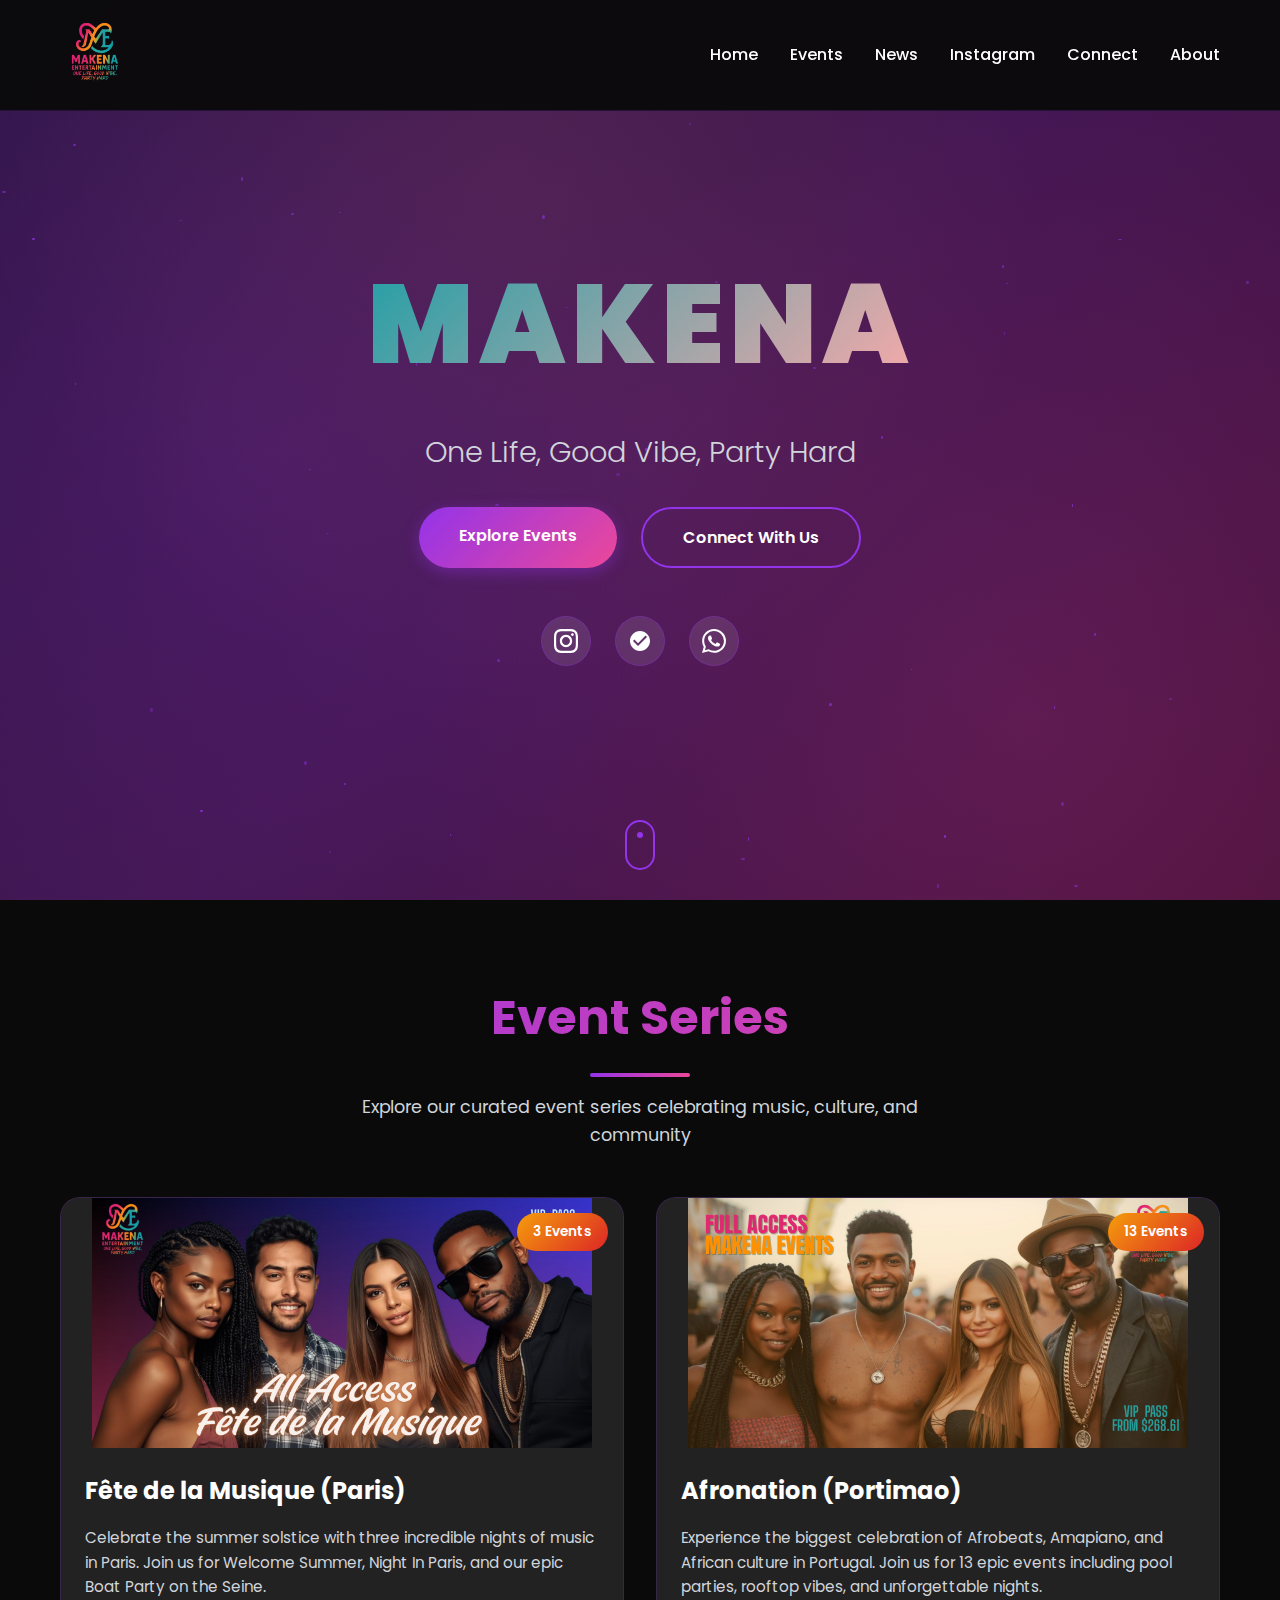
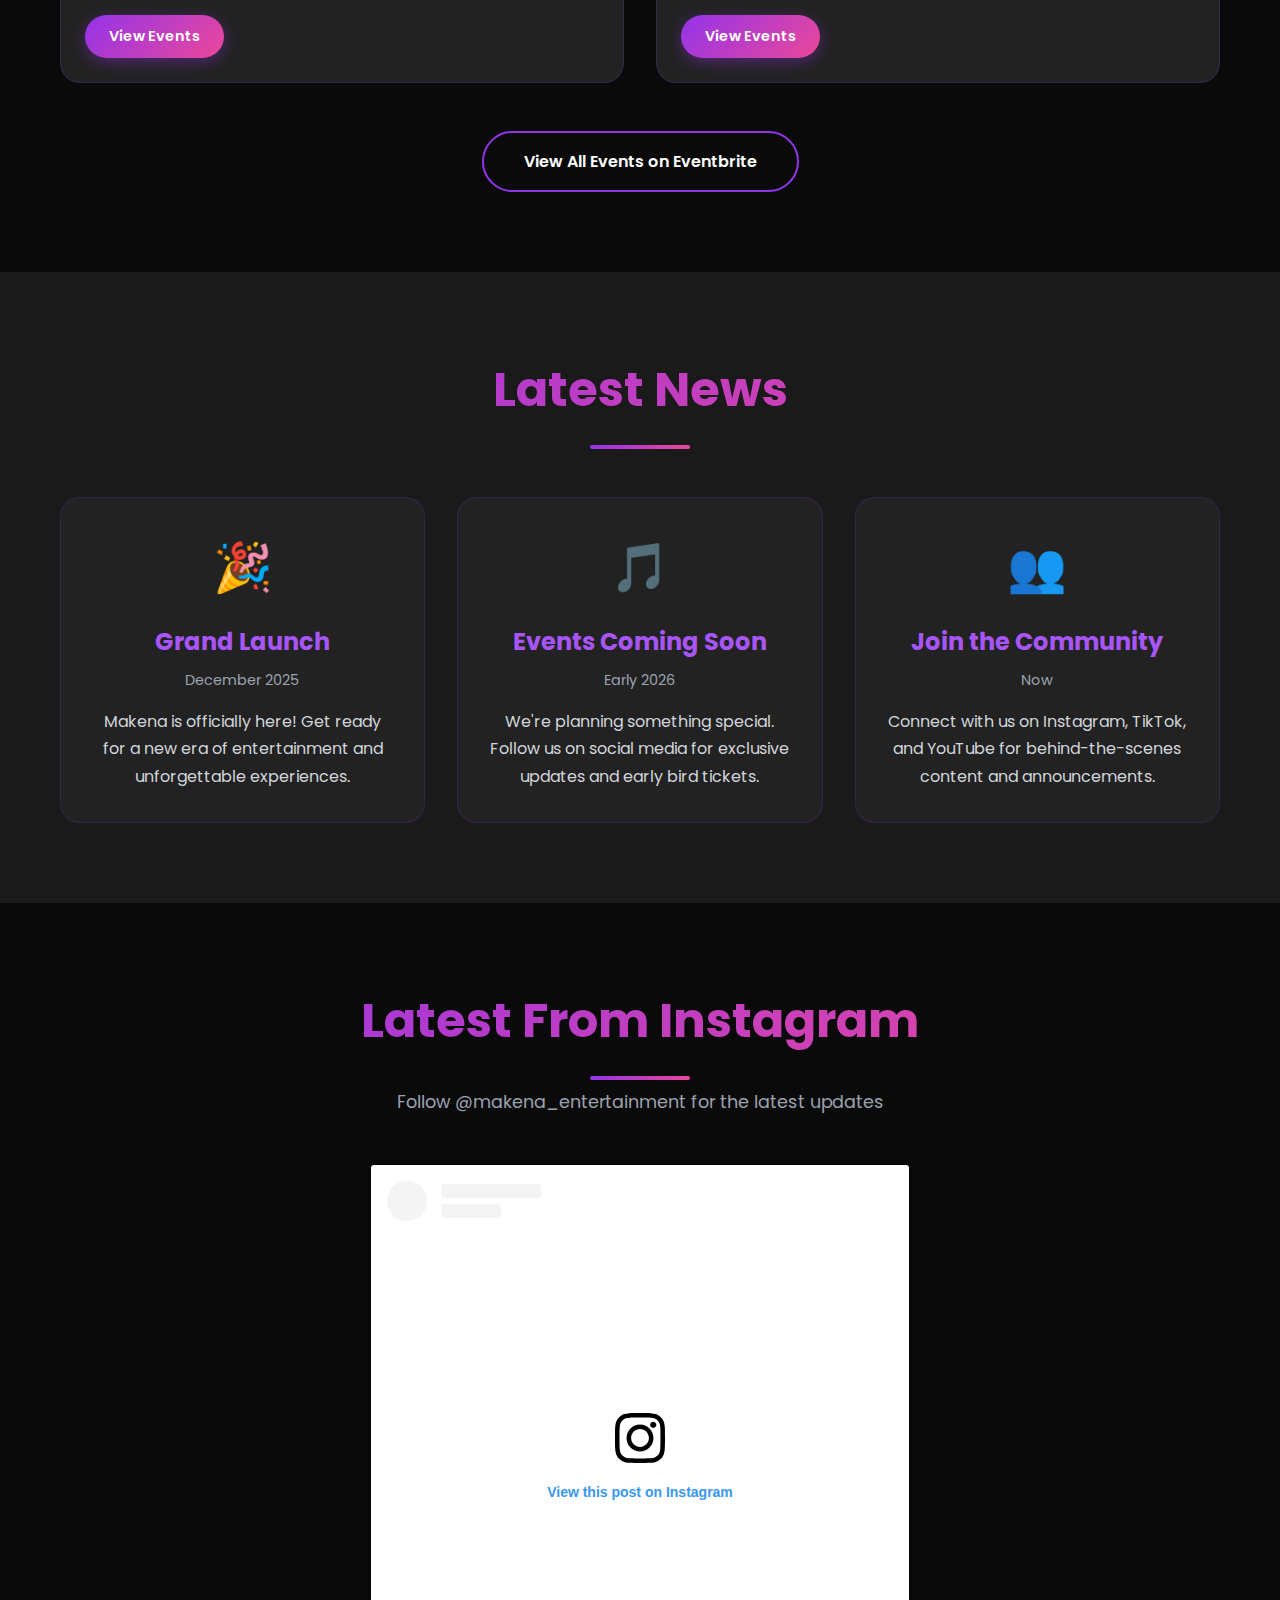
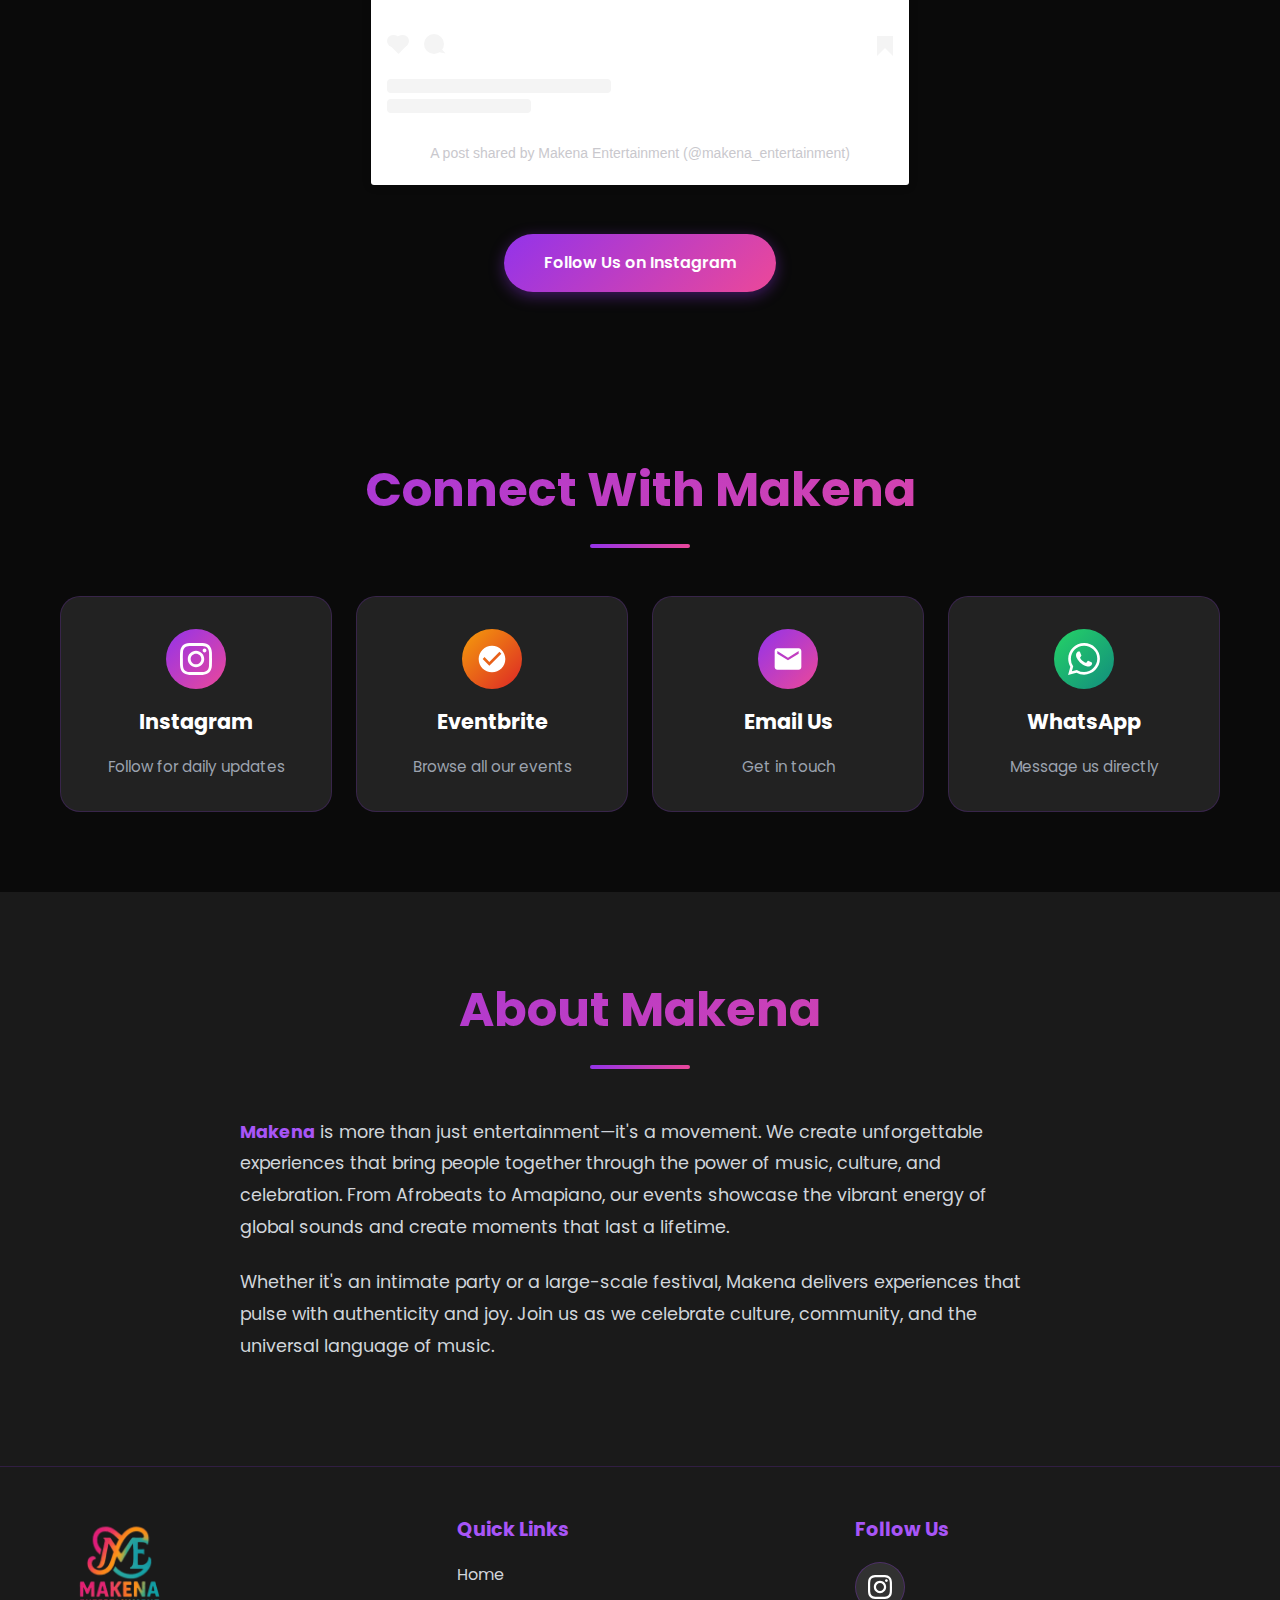
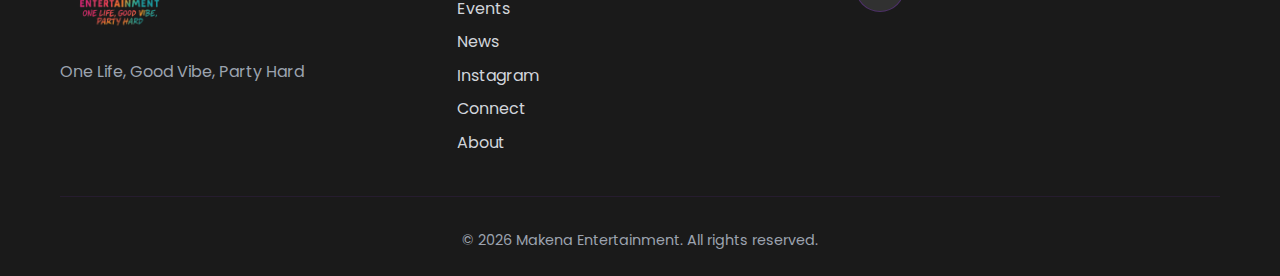
<file: index.html>
<!DOCTYPE html>
<html lang="en">
<head>
    <meta charset="UTF-8">
    <meta name="viewport" content="width=device-width, initial-scale=1.0">
    <title>Makena - One Life, Good Vibe, Party Hard</title>
    <link rel="stylesheet" href="styles.css">
    <link rel="preconnect" href="https://fonts.googleapis.com">
    <link rel="preconnect" href="https://fonts.gstatic.com" crossorigin>
    <link href="https://fonts.googleapis.com/css2?family=Poppins:wght@300;400;600;700;900&display=swap" rel="stylesheet">
</head>
<body>
    <!-- All Access Popup Modal -->
    <div class="popup-modal" id="allAccessPopup">
        <div class="popup-content">
            <button class="popup-close" id="closePopup">&times;</button>
            <div class="popup-header">
                <h2>🎟️ Save Big with All Access!</h2>
            </div>
            <div class="popup-body">
                <p>Get the best deal and never miss a moment!</p>
                <div class="popup-offers">
                    <div class="popup-offer">
                        <h3>Paris All Access</h3>
                        <p>3 Events • Best Value</p>
                        <a href="https://www.eventbrite.com/e/makena-all-access-paris-tickets-1981587335062?aff=ebdssbdestsearch" class="btn btn-primary" target="_blank">Get Paris Pass</a>
                    </div>
                    <div class="popup-offer">
                        <h3>Portimão All Access</h3>
                        <p>13 Events • Maximum Savings</p>
                        <a href="https://makenaallaccessportimao26.eventbrite.com" class="btn btn-primary" target="_blank">Get Portimão Pass</a>
                    </div>
                </div>
            </div>
        </div>
    </div>

    <!-- Navigation -->
    <nav class="navbar" id="navbar">
        <div class="container">
            <div class="nav-content">
                <div class="logo">
                    <img src="images/logo-transparent.png" alt="Makena Logo">
                </div>
                <button class="mobile-menu-toggle" id="mobileMenuToggle">
                    <span></span>
                    <span></span>
                    <span></span>
                </button>
                <ul class="nav-links" id="navLinks">
                    <li><a href="#home">Home</a></li>
                    <li><a href="#events">Events</a></li>
                    <li><a href="#announcements">News</a></li>
                    <li><a href="#instagram-feed">Instagram</a></li>
                    <!-- <li><a href="#team">Team</a></li> -->
                    <li><a href="#links">Connect</a></li>
                    <li><a href="#about">About</a></li>
                </ul>
            </div>
        </div>
    </nav>

    <!-- Hero Section -->
    <section class="hero" id="home">
        <div class="hero-overlay"></div>
        <div class="hero-content">
            <div class="hero-text">
                <h1 class="hero-title">
                    <span class="word">MAKENA</span>
                </h1>
                <p class="hero-subtitle">One Life, Good Vibe, Party Hard</p>
                <div class="hero-buttons">
                    <a href="#events" class="btn btn-primary">Explore Events</a>
                    <a href="#links" class="btn btn-secondary">Connect With Us</a>
                </div>
            </div>
            <div class="social-links-hero">
                <a href="https://www.instagram.com/makena_entertainment" class="social-icon" target="_blank" aria-label="Instagram">
                    <svg width="24" height="24" viewBox="0 0 24 24" fill="currentColor">
                        <path d="M12 2.163c3.204 0 3.584.012 4.85.07 3.252.148 4.771 1.691 4.919 4.919.058 1.265.069 1.645.069 4.849 0 3.205-.012 3.584-.069 4.849-.149 3.225-1.664 4.771-4.919 4.919-1.266.058-1.644.07-4.85.07-3.204 0-3.584-.012-4.849-.07-3.26-.149-4.771-1.699-4.919-4.92-.058-1.265-.07-1.644-.07-4.849 0-3.204.013-3.583.07-4.849.149-3.227 1.664-4.771 4.919-4.919 1.266-.057 1.645-.069 4.849-.069zm0-2.163c-3.259 0-3.667.014-4.947.072-4.358.2-6.78 2.618-6.98 6.98-.059 1.281-.073 1.689-.073 4.948 0 3.259.014 3.668.072 4.948.2 4.358 2.618 6.78 6.98 6.98 1.281.058 1.689.072 4.948.072 3.259 0 3.668-.014 4.948-.072 4.354-.2 6.782-2.618 6.979-6.98.059-1.28.073-1.689.073-4.948 0-3.259-.014-3.667-.072-4.947-.196-4.354-2.617-6.78-6.979-6.98-1.281-.059-1.69-.073-4.949-.073zm0 5.838c-3.403 0-6.162 2.759-6.162 6.162s2.759 6.163 6.162 6.163 6.162-2.759 6.162-6.163c0-3.403-2.759-6.162-6.162-6.162zm0 10.162c-2.209 0-4-1.79-4-4 0-2.209 1.791-4 4-4s4 1.791 4 4c0 2.21-1.791 4-4 4zm6.406-11.845c-.796 0-1.441.645-1.441 1.44s.645 1.44 1.441 1.44c.795 0 1.439-.645 1.439-1.44s-.644-1.44-1.439-1.44z"/>
                    </svg>
                </a>
                <a href="https://www.eventbrite.com/o/makena-entertainment-110594774951" class="social-icon" target="_blank" aria-label="Eventbrite">
                    <svg width="24" height="24" viewBox="0 0 24 24" fill="currentColor">
                        <path d="M12 2C6.48 2 2 6.48 2 12s4.48 10 10 10 10-4.48 10-10S17.52 2 12 2zm-2 15l-5-5 1.41-1.41L10 14.17l7.59-7.59L19 8l-9 9z"/>
                    </svg>
                </a>
                <a href="https://chat.whatsapp.com/BiAHKgTKzhQ3KXasjOwDRs" class="social-icon" target="_blank" aria-label="WhatsApp">
                    <svg width="24" height="24" viewBox="0 0 24 24" fill="currentColor">
                        <path d="M17.472 14.382c-.297-.149-1.758-.867-2.03-.967-.273-.099-.471-.148-.67.15-.197.297-.767.966-.94 1.164-.173.199-.347.223-.644.075-.297-.15-1.255-.463-2.39-1.475-.883-.788-1.48-1.761-1.653-2.059-.173-.297-.018-.458.13-.606.134-.133.298-.347.446-.52.149-.174.198-.298.298-.497.099-.198.05-.371-.025-.52-.075-.149-.669-1.612-.916-2.207-.242-.579-.487-.5-.669-.51-.173-.008-.371-.01-.57-.01-.198 0-.52.074-.792.372-.272.297-1.04 1.016-1.04 2.479 0 1.462 1.065 2.875 1.213 3.074.149.198 2.096 3.2 5.077 4.487.709.306 1.262.489 1.694.625.712.227 1.36.195 1.871.118.571-.085 1.758-.719 2.006-1.413.248-.694.248-1.289.173-1.413-.074-.124-.272-.198-.57-.347m-5.421 7.403h-.004a9.87 9.87 0 01-5.031-1.378l-.361-.214-3.741.982.998-3.648-.235-.374a9.86 9.86 0 01-1.51-5.26c.001-5.45 4.436-9.884 9.888-9.884 2.64 0 5.122 1.03 6.988 2.898a9.825 9.825 0 012.893 6.994c-.003 5.45-4.437 9.884-9.885 9.884m8.413-18.297A11.815 11.815 0 0012.05 0C5.495 0 .16 5.335.157 11.892c0 2.096.547 4.142 1.588 5.945L.057 24l6.305-1.654a11.882 11.882 0 005.683 1.448h.005c6.554 0 11.89-5.335 11.893-11.893a11.821 11.821 0 00-3.48-8.413Z"/>
                    </svg>
                </a>
            </div>
        </div>
        <div class="scroll-indicator">
            <span></span>
        </div>
    </section>

    <!-- Events Section -->
    <section class="events" id="events">
        <div class="container">
            <div class="section-header">
                <h2 class="section-title">Event Series</h2>
                <div class="title-underline"></div>
                <p class="section-description">Explore our curated event series celebrating music, culture, and community</p>
            </div>
            <div class="events-grid" id="eventsGrid">
                <!-- Event Series Card 1: Fête de la Musique -->
                <div class="event-card">
                    <div class="event-image">
                        <img src="images/all-access-paris.jpeg" alt="Fête de la Musique">
                        <div class="event-badge">3 Events</div>
                    </div>
                    <div class="event-content">
                        <h3 class="event-title">Fête de la Musique (Paris)</h3>
                        <p class="event-description">
                            Celebrate the summer solstice with three incredible nights of music in Paris. Join us for Welcome Summer, Night In Paris, and our epic Boat Party on the Seine.
                        </p>
                        <a href="fete-de-la-musique.html" class="btn btn-primary btn-small">View Events</a>
                    </div>
                </div>

                <!-- Event Series Card 2: Afronation -->
                <div class="event-card">
                    <div class="event-image">
                        <img src="images/Full-access-portimao.jpeg" alt="Afronation">
                        <div class="event-badge">13 Events</div>
                    </div>
                    <div class="event-content">
                        <h3 class="event-title">Afronation (Portimao)</h3>
                        <p class="event-description">
                            Experience the biggest celebration of Afrobeats, Amapiano, and African culture in Portugal. Join us for 13 epic events including pool parties, rooftop vibes, and unforgettable nights.
                        </p>
                        <a href="afronation.html" class="btn btn-primary btn-small">View Events</a>
                    </div>
                </div>
            </div>
            <div class="events-cta">
                <a href="https://www.eventbrite.com/o/makena-entertainment-110594774951" class="btn btn-secondary" target="_blank">View All Events on Eventbrite</a>
            </div>
        </div>
    </section>

    <!-- Announcements Section -->
    <section class="announcements" id="announcements">
        <div class="container">
            <div class="section-header">
                <h2 class="section-title">Latest News</h2>
                <div class="title-underline"></div>
            </div>
            <div class="announcements-grid">
                <div class="announcement-card">
                    <div class="announcement-icon">🎉</div>
                    <h3 class="announcement-title">Grand Launch</h3>
                    <p class="announcement-date">December 2025</p>
                    <p class="announcement-text">
                        Makena is officially here! Get ready for a new era of entertainment and unforgettable experiences.
                    </p>
                </div>

                <div class="announcement-card">
                    <div class="announcement-icon">🎵</div>
                    <h3 class="announcement-title">Events Coming Soon</h3>
                    <p class="announcement-date">Early 2026</p>
                    <p class="announcement-text">
                        We're planning something special. Follow us on social media for exclusive updates and early bird tickets.
                    </p>
                </div>

                <div class="announcement-card">
                    <div class="announcement-icon">👥</div>
                    <h3 class="announcement-title">Join the Community</h3>
                    <p class="announcement-date">Now</p>
                    <p class="announcement-text">
                        Connect with us on Instagram, TikTok, and YouTube for behind-the-scenes content and announcements.
                    </p>
                </div>
            </div>
        </div>
    </section>

    <!-- Instagram Feed Section -->
    <section class="instagram-feed" id="instagram-feed">
        <div class="container">
            <div class="section-header">
                <h2 class="section-title">Latest From Instagram</h2>
                <div class="title-underline"></div>
                <p class="instagram-subtitle">Follow @makena_entertainment for the latest updates</p>
            </div>
            <div class="instagram-posts-grid">
                <!-- Instagram Post 1 -->
                <div class="instagram-embed-wrapper">
                    <blockquote class="instagram-media" data-instgrm-captioned data-instgrm-permalink="https://www.instagram.com/p/DQwv3_WDUqY/?utm_source=ig_embed&amp;utm_campaign=loading" data-instgrm-version="14" style=" background:#FFF; border:0; border-radius:3px; box-shadow:0 0 1px 0 rgba(0,0,0,0.5),0 1px 10px 0 rgba(0,0,0,0.15); margin: 1px; max-width:540px; min-width:326px; padding:0; width:99.375%; width:-webkit-calc(100% - 2px); width:calc(100% - 2px);"><div style="padding:16px;"> <a href="https://www.instagram.com/p/DQwv3_WDUqY/?utm_source=ig_embed&amp;utm_campaign=loading" style=" background:#FFFFFF; line-height:0; padding:0 0; text-align:center; text-decoration:none; width:100%;" target="_blank"> <div style=" display: flex; flex-direction: row; align-items: center;"> <div style="background-color: #F4F4F4; border-radius: 50%; flex-grow: 0; height: 40px; margin-right: 14px; width: 40px;"></div> <div style="display: flex; flex-direction: column; flex-grow: 1; justify-content: center;"> <div style=" background-color: #F4F4F4; border-radius: 4px; flex-grow: 0; height: 14px; margin-bottom: 6px; width: 100px;"></div> <div style=" background-color: #F4F4F4; border-radius: 4px; flex-grow: 0; height: 14px; width: 60px;"></div></div></div><div style="padding: 19% 0;"></div> <div style="display:block; height:50px; margin:0 auto 12px; width:50px;"><svg width="50px" height="50px" viewBox="0 0 60 60" version="1.1" xmlns="https://www.w3.org/2000/svg" xmlns:xlink="https://www.w3.org/1999/xlink"><g stroke="none" stroke-width="1" fill="none" fill-rule="evenodd"><g transform="translate(-511.000000, -20.000000)" fill="#000000"><g><path d="M556.869,30.41 C554.814,30.41 553.148,32.076 553.148,34.131 C553.148,36.186 554.814,37.852 556.869,37.852 C558.924,37.852 560.59,36.186 560.59,34.131 C560.59,32.076 558.924,30.41 556.869,30.41 M541,60.657 C535.114,60.657 530.342,55.887 530.342,50 C530.342,44.114 535.114,39.342 541,39.342 C546.887,39.342 551.658,44.114 551.658,50 C551.658,55.887 546.887,60.657 541,60.657 M541,33.886 C532.1,33.886 524.886,41.1 524.886,50 C524.886,58.899 532.1,66.113 541,66.113 C549.9,66.113 557.115,58.899 557.115,50 C557.115,41.1 549.9,33.886 541,33.886 M565.378,62.101 C565.244,65.022 564.756,66.606 564.346,67.663 C563.803,69.06 563.154,70.057 562.106,71.106 C561.058,72.155 560.06,72.803 558.662,73.347 C557.607,73.757 556.021,74.244 553.102,74.378 C549.944,74.521 548.997,74.552 541,74.552 C533.003,74.552 532.056,74.521 528.898,74.378 C525.979,74.244 524.393,73.757 523.338,73.347 C521.94,72.803 520.942,72.155 519.894,71.106 C518.846,70.057 518.197,69.06 517.654,67.663 C517.244,66.606 516.755,65.022 516.623,62.101 C516.479,58.943 516.448,57.996 516.448,50 C516.448,42.003 516.479,41.056 516.623,37.899 C516.755,34.978 517.244,33.391 517.654,32.338 C518.197,30.938 518.846,29.942 519.894,28.894 C520.942,27.846 521.94,27.196 523.338,26.654 C524.393,26.244 525.979,25.756 528.898,25.623 C532.057,25.479 533.004,25.448 541,25.448 C548.997,25.448 549.943,25.479 553.102,25.623 C556.021,25.756 557.607,26.244 558.662,26.654 C560.06,27.196 561.058,27.846 562.106,28.894 C563.154,29.942 563.803,30.938 564.346,32.338 C564.756,33.391 565.244,34.978 565.378,37.899 C565.522,41.056 565.552,42.003 565.552,50 C565.552,57.996 565.522,58.943 565.378,62.101 M570.82,37.631 C570.674,34.438 570.167,32.258 569.425,30.349 C568.659,28.377 567.633,26.702 565.965,25.035 C564.297,23.368 562.623,22.342 560.652,21.575 C558.743,20.834 556.562,20.326 553.369,20.18 C550.169,20.033 549.148,20 541,20 C532.853,20 531.831,20.033 528.631,20.18 C525.438,20.326 523.257,20.834 521.349,21.575 C519.376,22.342 517.703,23.368 516.035,25.035 C514.368,26.702 513.342,28.377 512.574,30.349 C511.834,32.258 511.326,34.438 511.181,37.631 C511.035,40.831 511,41.851 511,50 C511,58.147 511.035,59.17 511.181,62.369 C511.326,65.562 511.834,67.743 512.574,69.651 C513.342,71.625 514.368,73.296 516.035,74.965 C517.703,76.634 519.376,77.658 521.349,78.425 C523.257,79.167 525.438,79.673 528.631,79.82 C531.831,79.965 532.853,80.001 541,80.001 C549.148,80.001 550.169,79.965 553.369,79.82 C556.562,79.673 558.743,79.167 560.652,78.425 C562.623,77.658 564.297,76.634 565.965,74.965 C567.633,73.296 568.659,71.625 569.425,69.651 C570.167,67.743 570.674,65.562 570.82,62.369 C570.966,59.17 571,58.147 571,50 C571,41.851 570.966,40.831 570.82,37.631"></path></g></g></g></svg></div><div style="padding-top: 8px;"> <div style=" color:#3897f0; font-family:Arial,sans-serif; font-size:14px; font-style:normal; font-weight:550; line-height:18px;">View this post on Instagram</div></div><div style="padding: 12.5% 0;"></div> <div style="display: flex; flex-direction: row; margin-bottom: 14px; align-items: center;"><div> <div style="background-color: #F4F4F4; border-radius: 50%; height: 12.5px; width: 12.5px; transform: translateX(0px) translateY(7px);"></div> <div style="background-color: #F4F4F4; height: 12.5px; transform: rotate(-45deg) translateX(3px) translateY(1px); width: 12.5px; flex-grow: 0; margin-right: 14px; margin-left: 2px;"></div> <div style="background-color: #F4F4F4; border-radius: 50%; height: 12.5px; width: 12.5px; transform: translateX(9px) translateY(-18px);"></div></div><div style="margin-left: 8px;"> <div style=" background-color: #F4F4F4; border-radius: 50%; flex-grow: 0; height: 20px; width: 20px;"></div> <div style=" width: 0; height: 0; border-top: 2px solid transparent; border-left: 6px solid #f4f4f4; border-bottom: 2px solid transparent; transform: translateX(16px) translateY(-4px) rotate(30deg)"></div></div><div style="margin-left: auto;"> <div style=" width: 0px; border-top: 8px solid #F4F4F4; border-right: 8px solid transparent; transform: translateY(16px);"></div> <div style=" background-color: #F4F4F4; flex-grow: 0; height: 12px; width: 16px; transform: translateY(-4px);"></div> <div style=" width: 0; height: 0; border-top: 8px solid #F4F4F4; border-left: 8px solid transparent; transform: translateY(-4px) translateX(8px);"></div></div></div> <div style="display: flex; flex-direction: column; flex-grow: 1; justify-content: center; margin-bottom: 24px;"> <div style=" background-color: #F4F4F4; border-radius: 4px; flex-grow: 0; height: 14px; margin-bottom: 6px; width: 224px;"></div> <div style=" background-color: #F4F4F4; border-radius: 4px; flex-grow: 0; height: 14px; width: 144px;"></div></div></a><p style=" color:#c9c8cd; font-family:Arial,sans-serif; font-size:14px; line-height:17px; margin-bottom:0; margin-top:8px; overflow:hidden; padding:8px 0 7px; text-align:center; text-overflow:ellipsis; white-space:nowrap;"><a href="https://www.instagram.com/p/DQwv3_WDUqY/?utm_source=ig_embed&amp;utm_campaign=loading" style=" color:#c9c8cd; font-family:Arial,sans-serif; font-size:14px; font-style:normal; font-weight:normal; line-height:17px; text-decoration:none;" target="_blank">A post shared by Makena Entertainment (@makena_entertainment)</a></p></div></blockquote>
                </div>

                <!-- Add more Instagram embeds here -->
                <!-- To add more posts: Go to Instagram post → Click ••• → Embed → Copy code → Paste here -->
            </div>
            <div class="instagram-cta">
                <a href="https://www.instagram.com/makena_entertainment" class="btn btn-primary" target="_blank">Follow Us on Instagram</a>
            </div>
        </div>
    </section>


    <!-- Links Section -->
    <section class="links" id="links">
        <div class="container">
            <div class="section-header">
                <h2 class="section-title">Connect With Makena</h2>
                <div class="title-underline"></div>
            </div>
            <div class="links-grid">
                <a href="https://www.instagram.com/makena_entertainment" class="link-card" target="_blank">
                    <div class="link-icon">
                        <svg width="32" height="32" viewBox="0 0 24 24" fill="currentColor">
                            <path d="M12 2.163c3.204 0 3.584.012 4.85.07 3.252.148 4.771 1.691 4.919 4.919.058 1.265.069 1.645.069 4.849 0 3.205-.012 3.584-.069 4.849-.149 3.225-1.664 4.771-4.919 4.919-1.266.058-1.644.07-4.85.07-3.204 0-3.584-.012-4.849-.07-3.26-.149-4.771-1.699-4.919-4.92-.058-1.265-.07-1.644-.07-4.849 0-3.204.013-3.583.07-4.849.149-3.227 1.664-4.771 4.919-4.919 1.266-.057 1.645-.069 4.849-.069zm0-2.163c-3.259 0-3.667.014-4.947.072-4.358.2-6.78 2.618-6.98 6.98-.059 1.281-.073 1.689-.073 4.948 0 3.259.014 3.668.072 4.948.2 4.358 2.618 6.78 6.98 6.98 1.281.058 1.689.072 4.948.072 3.259 0 3.668-.014 4.948-.072 4.354-.2 6.782-2.618 6.979-6.98.059-1.28.073-1.689.073-4.948 0-3.259-.014-3.667-.072-4.947-.196-4.354-2.617-6.78-6.979-6.98-1.281-.059-1.69-.073-4.949-.073zm0 5.838c-3.403 0-6.162 2.759-6.162 6.162s2.759 6.163 6.162 6.163 6.162-2.759 6.162-6.163c0-3.403-2.759-6.162-6.162-6.162zm0 10.162c-2.209 0-4-1.79-4-4 0-2.209 1.791-4 4-4s4 1.791 4 4c0 2.21-1.791 4-4 4zm6.406-11.845c-.796 0-1.441.645-1.441 1.44s.645 1.44 1.441 1.44c.795 0 1.439-.645 1.439-1.44s-.644-1.44-1.439-1.44z"/>
                        </svg>
                    </div>
                    <h3>Instagram</h3>
                    <p>Follow for daily updates</p>
                </a>

                <a href="https://www.eventbrite.com/o/makena-entertainment-110594774951" class="link-card eventbrite" target="_blank">
                    <div class="link-icon">
                        <svg width="32" height="32" viewBox="0 0 24 24" fill="currentColor">
                            <path d="M12 2C6.48 2 2 6.48 2 12s4.48 10 10 10 10-4.48 10-10S17.52 2 12 2zm-2 15l-5-5 1.41-1.41L10 14.17l7.59-7.59L19 8l-9 9z"/>
                        </svg>
                    </div>
                    <h3>Eventbrite</h3>
                    <p>Browse all our events</p>
                </a>

                <a href="mailto:info@makenaentertainment.com" class="link-card">
                    <div class="link-icon">
                        <svg width="32" height="32" viewBox="0 0 24 24" fill="currentColor">
                            <path d="M20 4H4c-1.1 0-1.99.9-1.99 2L2 18c0 1.1.9 2 2 2h16c1.1 0 2-.9 2-2V6c0-1.1-.9-2-2-2zm0 4l-8 5-8-5V6l8 5 8-5v2z"/>
                        </svg>
                    </div>
                    <h3>Email Us</h3>
                    <p>Get in touch</p>
                </a>

                <a href="https://chat.whatsapp.com/BiAHKgTKzhQ3KXasjOwDRs" class="link-card whatsapp" target="_blank">
                    <div class="link-icon">
                        <svg width="32" height="32" viewBox="0 0 24 24" fill="currentColor">
                            <path d="M17.472 14.382c-.297-.149-1.758-.867-2.03-.967-.273-.099-.471-.148-.67.15-.197.297-.767.966-.94 1.164-.173.199-.347.223-.644.075-.297-.15-1.255-.463-2.39-1.475-.883-.788-1.48-1.761-1.653-2.059-.173-.297-.018-.458.13-.606.134-.133.298-.347.446-.52.149-.174.198-.298.298-.497.099-.198.05-.371-.025-.52-.075-.149-.669-1.612-.916-2.207-.242-.579-.487-.5-.669-.51-.173-.008-.371-.01-.57-.01-.198 0-.52.074-.792.372-.272.297-1.04 1.016-1.04 2.479 0 1.462 1.065 2.875 1.213 3.074.149.198 2.096 3.2 5.077 4.487.709.306 1.262.489 1.694.625.712.227 1.36.195 1.871.118.571-.085 1.758-.719 2.006-1.413.248-.694.248-1.289.173-1.413-.074-.124-.272-.198-.57-.347m-5.421 7.403h-.004a9.87 9.87 0 01-5.031-1.378l-.361-.214-3.741.982.998-3.648-.235-.374a9.86 9.86 0 01-1.51-5.26c.001-5.45 4.436-9.884 9.888-9.884 2.64 0 5.122 1.03 6.988 2.898a9.825 9.825 0 012.893 6.994c-.003 5.45-4.437 9.884-9.885 9.884m8.413-18.297A11.815 11.815 0 0012.05 0C5.495 0 .16 5.335.157 11.892c0 2.096.547 4.142 1.588 5.945L.057 24l6.305-1.654a11.882 11.882 0 005.683 1.448h.005c6.554 0 11.89-5.335 11.893-11.893a11.821 11.821 0 00-3.48-8.413Z"/>
                        </svg>
                    </div>
                    <h3>WhatsApp</h3>
                    <p>Message us directly</p>
                </a>
            </div>
        </div>
    </section>

    <!-- About Section -->
    <section class="about" id="about">
        <div class="container">
            <div class="section-header">
                <h2 class="section-title">About Makena</h2>
                <div class="title-underline"></div>
            </div>
            <div class="about-content">
                <p class="about-text">
                    <strong>Makena</strong> is more than just entertainment—it's a movement. We create unforgettable experiences
                    that bring people together through the power of music, culture, and celebration. From Afrobeats to Amapiano,
                    our events showcase the vibrant energy of global sounds and create moments that last a lifetime.
                </p>
                <p class="about-text">
                    Whether it's an intimate party or a large-scale festival, Makena delivers experiences that pulse with
                    authenticity and joy. Join us as we celebrate culture, community, and the universal language of music.
                </p>
            </div>
        </div>
    </section>

    <!-- Footer -->
    <footer class="footer">
        <div class="container">
            <div class="footer-content">
                <div class="footer-logo">
                    <img src="images/logo-transparent.png" alt="Makena Logo">
                    <p>One Life, Good Vibe, Party Hard</p>
                </div>
                <div class="footer-links">
                    <h3>Quick Links</h3>
                    <ul>
                        <li><a href="#home">Home</a></li>
                        <li><a href="#events">Events</a></li>
                        <li><a href="#announcements">News</a></li>
                        <li><a href="#instagram-feed">Instagram</a></li>
                        <!-- <li><a href="#team">Team</a></li> -->
                        <li><a href="#links">Connect</a></li>
                        <li><a href="#about">About</a></li>
                    </ul>
                </div>
                <div class="footer-social">
                    <h3>Follow Us</h3>
                    <div class="social-icons">
                        <a href="https://www.instagram.com/makena_entertainment" class="social-icon" target="_blank" aria-label="Instagram">
                            <svg width="24" height="24" viewBox="0 0 24 24" fill="currentColor">
                                <path d="M12 2.163c3.204 0 3.584.012 4.85.07 3.252.148 4.771 1.691 4.919 4.919.058 1.265.069 1.645.069 4.849 0 3.205-.012 3.584-.069 4.849-.149 3.225-1.664 4.771-4.919 4.919-1.266.058-1.644.07-4.85.07-3.204 0-3.584-.012-4.849-.07-3.26-.149-4.771-1.699-4.919-4.92-.058-1.265-.07-1.644-.07-4.849 0-3.204.013-3.583.07-4.849.149-3.227 1.664-4.771 4.919-4.919 1.266-.057 1.645-.069 4.849-.069zm0-2.163c-3.259 0-3.667.014-4.947.072-4.358.2-6.78 2.618-6.98 6.98-.059 1.281-.073 1.689-.073 4.948 0 3.259.014 3.668.072 4.948.2 4.358 2.618 6.78 6.98 6.98 1.281.058 1.689.072 4.948.072 3.259 0 3.668-.014 4.948-.072 4.354-.2 6.782-2.618 6.979-6.98.059-1.28.073-1.689.073-4.948 0-3.259-.014-3.667-.072-4.947-.196-4.354-2.617-6.78-6.979-6.98-1.281-.059-1.69-.073-4.949-.073zm0 5.838c-3.403 0-6.162 2.759-6.162 6.162s2.759 6.163 6.162 6.163 6.162-2.759 6.162-6.163c0-3.403-2.759-6.162-6.162-6.162zm0 10.162c-2.209 0-4-1.79-4-4 0-2.209 1.791-4 4-4s4 1.791 4 4c0 2.21-1.791 4-4 4zm6.406-11.845c-.796 0-1.441.645-1.441 1.44s.645 1.44 1.441 1.44c.795 0 1.439-.645 1.439-1.44s-.644-1.44-1.439-1.44z"/>
                            </svg>
                        </a>
                    </div>
                </div>
            </div>
            <div class="footer-bottom">
                <p>&copy; 2025 Makena Entertainment. All rights reserved.</p>
            </div>
        </div>
    </footer>

    <script src="script.js"></script>
    <script async src="//www.instagram.com/embed.js"></script>
</body>
</html>
</file>
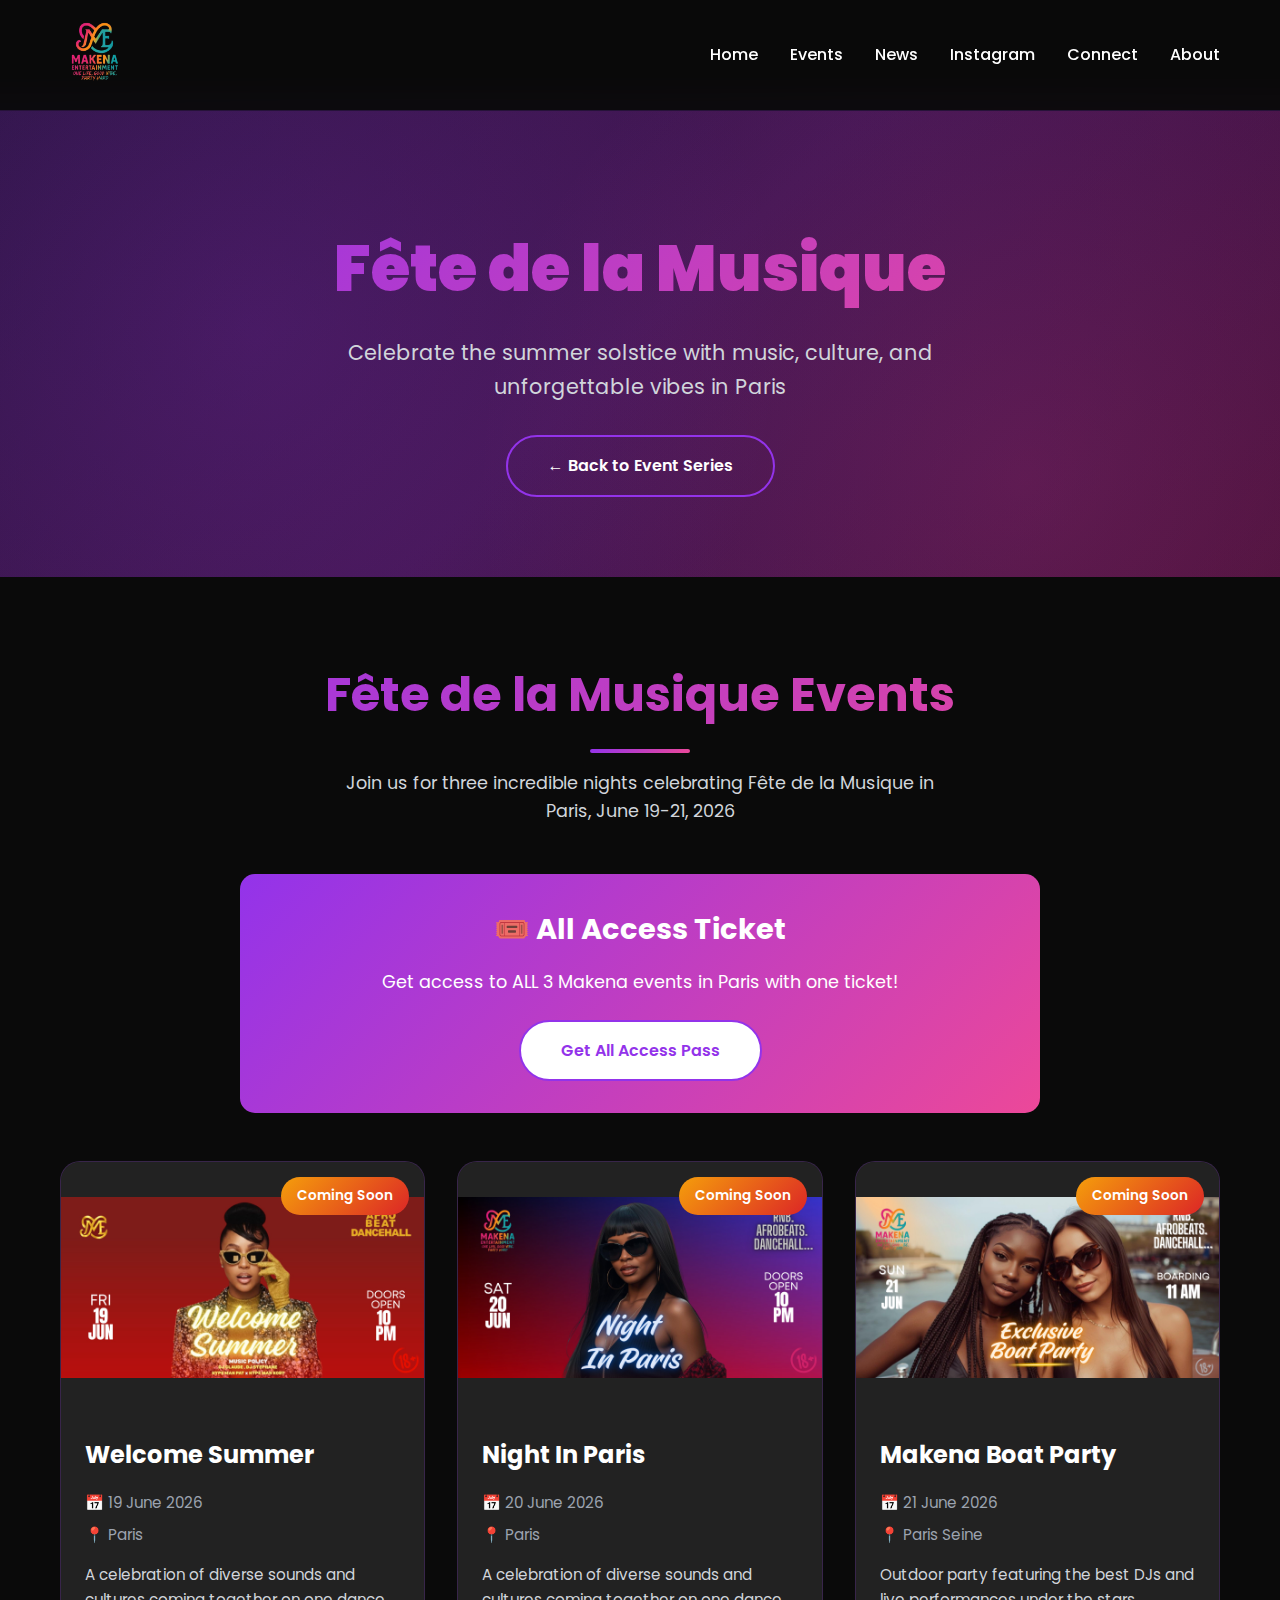
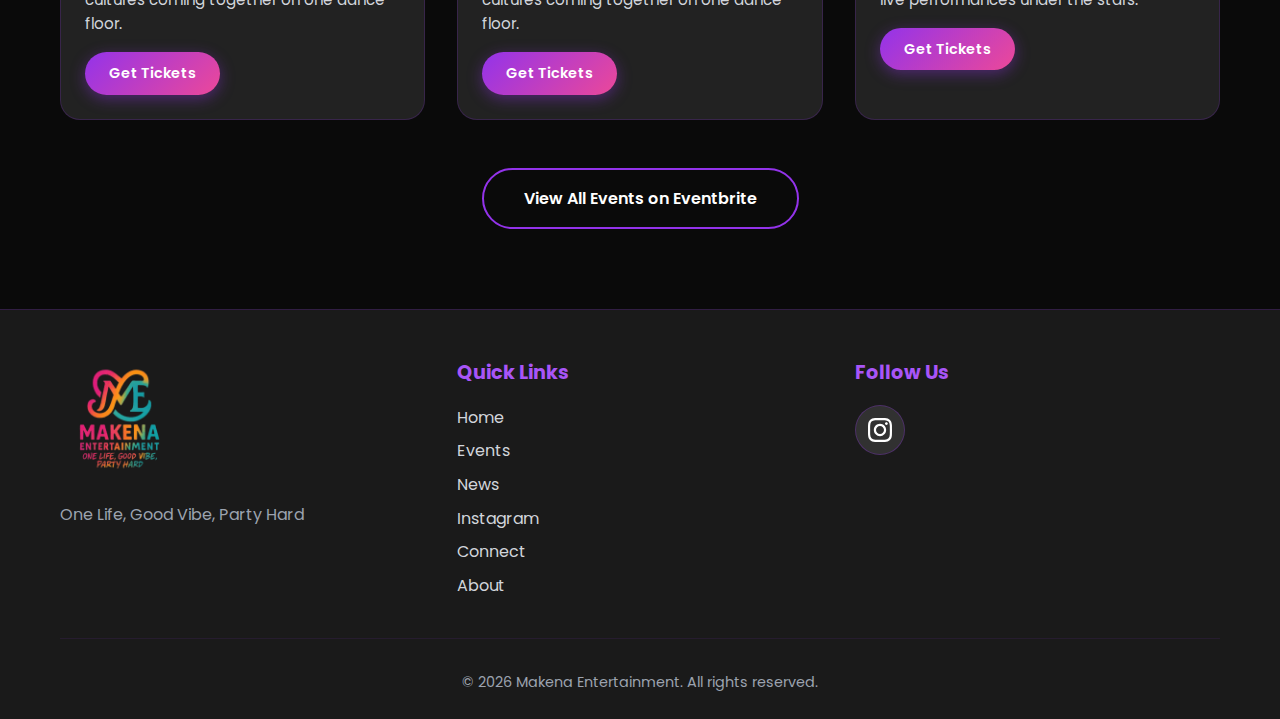
<file: fete-de-la-musique.html>
<!DOCTYPE html>
<html lang="en">
<head>
    <meta charset="UTF-8">
    <meta name="viewport" content="width=device-width, initial-scale=1.0">
    <title>Fête de la Musique - Makena Entertainment</title>
    <link rel="stylesheet" href="styles.css">
    <link rel="preconnect" href="https://fonts.googleapis.com">
    <link rel="preconnect" href="https://fonts.gstatic.com" crossorigin>
    <link href="https://fonts.googleapis.com/css2?family=Poppins:wght@300;400;600;700;900&display=swap" rel="stylesheet">
</head>
<body>
    <!-- All Access Popup Modal -->
    <div class="popup-modal" id="allAccessPopup">
        <div class="popup-content">
            <button class="popup-close" id="closePopup">&times;</button>
            <div class="popup-header">
                <h2>🎟️ Save Up to 20% Off!</h2>
            </div>
            <div class="popup-body">
                <p>Get the Paris All Access Pass and save big on all 3 events!</p>
                <div class="popup-offers">
                    <div class="popup-offer" style="grid-column: 1 / -1;">
                        <h3>Paris All Access Pass</h3>
                        <p><strong>3 Events • Best Value • Save Up to 20%</strong></p>
                        <p style="margin-bottom: 1.5rem;">Get access to Welcome Summer, Night In Paris, and the Boat Party!</p>
                        <a href="https://www.eventbrite.com/e/makena-all-access-paris-tickets-1981587335062?aff=ebdssbdestsearch" class="btn btn-primary" target="_blank">Get All Access Pass Now</a>
                    </div>
                </div>
            </div>
        </div>
    </div>

    <!-- Navigation -->
    <nav class="navbar" id="navbar">
        <div class="container">
            <div class="nav-content">
                <div class="logo">
                    <a href="index.html">
                        <img src="images/logo-transparent.png" alt="Makena Logo">
                    </a>
                </div>
                <button class="mobile-menu-toggle" id="mobileMenuToggle">
                    <span></span>
                    <span></span>
                    <span></span>
                </button>
                <ul class="nav-links" id="navLinks">
                    <li><a href="index.html#home">Home</a></li>
                    <li><a href="index.html#events">Events</a></li>
                    <li><a href="index.html#announcements">News</a></li>
                    <li><a href="index.html#instagram-feed">Instagram</a></li>
                    <li><a href="index.html#links">Connect</a></li>
                    <li><a href="index.html#about">About</a></li>
                </ul>
            </div>
        </div>
    </nav>

    <!-- Page Header -->
    <section class="page-header">
        <div class="hero-overlay"></div>
        <div class="container">
            <h1 class="page-title">Fête de la Musique</h1>
            <p class="page-subtitle">Celebrate the summer solstice with music, culture, and unforgettable vibes in Paris</p>
            <a href="index.html#events" class="btn btn-secondary">← Back to Event Series</a>
        </div>
    </section>

    <!-- Events Section -->
    <section class="events">
        <div class="container">
            <div class="section-header">
                <h2 class="section-title">Fête de la Musique Events</h2>
                <div class="title-underline"></div>
                <p class="section-description">Join us for three incredible nights celebrating Fête de la Musique in Paris, June 19-21, 2026</p>
            </div>

            <div style="max-width: 800px; margin: 0 auto 3rem auto; padding: 2rem; background: var(--gradient-primary); border-radius: 15px; text-align: center;">
                <h3 style="font-size: 1.8rem; margin-bottom: 1rem;">🎟️ All Access Ticket</h3>
                <p style="margin-bottom: 1.5rem; font-size: 1.1rem;">Get access to ALL 3 Makena events in Paris with one ticket!</p>
                <a href="https://www.eventbrite.com/e/makena-all-access-paris-tickets-1981587335062?aff=ebdssbdestsearch" class="btn btn-secondary" target="_blank" style="background: white; color: var(--primary-color);">Get All Access Pass</a>
            </div>

            <div class="events-grid" id="eventsGrid">
                <!-- Event 1 -->
                <div class="event-card">
                    <div class="event-image">
                        <img src="images/Welcome-summer.jpeg" alt="Welcome Summer Event">
                        <div class="event-badge">Coming Soon</div>
                    </div>
                    <div class="event-content">
                        <h3 class="event-title">Welcome Summer</h3>
                        <p class="event-date">📅 19 June 2026</p>
                        <p class="event-location">📍 Paris</p>
                        <p class="event-description">
                            A celebration of diverse sounds and cultures coming together on one dance floor.
                        </p>
                        <a href="https://www.eventbrite.com/e/makena-night-party-in-paris-tickets-1979121229875" class="btn btn-primary btn-small" target="_blank">Get Tickets</a>
                    </div>
                </div>

                <!-- Event 2 -->
                <div class="event-card">
                    <div class="event-image">
                        <img src="images/Night-in-pari.jpeg" alt="Night In Paris Event">
                        <div class="event-badge">Coming Soon</div>
                    </div>
                    <div class="event-content">
                        <h3 class="event-title">Night In Paris</h3>
                        <p class="event-date">📅 20 June 2026</p>
                        <p class="event-location">📍 Paris</p>
                        <p class="event-description">
                            A celebration of diverse sounds and cultures coming together on one dance floor.
                        </p>
                        <a href="https://www.eventbrite.com/e/makena-night-party-in-paris-part-ii-tickets-1979122417427" class="btn btn-primary btn-small" target="_blank">Get Tickets</a>
                    </div>
                </div>

                <!-- Event 3 -->
                <div class="event-card">
                    <div class="event-image">
                        <img src="images/Paris-boat-party.jpeg" alt="Makena Boat Party Event">
                        <div class="event-badge">Coming Soon</div>
                    </div>
                    <div class="event-content">
                        <h3 class="event-title">Makena Boat Party</h3>
                        <p class="event-date">📅 21 June 2026</p>
                        <p class="event-location">📍 Paris Seine</p>
                        <p class="event-description">
                            Outdoor party featuring the best DJs and live performances under the stars.
                        </p>
                        <a href="https://www.eventbrite.com/e/makena-closing-boat-party-in-paris-tickets-1979123013209?aff=ebdsoporgprofile" class="btn btn-primary btn-small" target="_blank">Get Tickets</a>
                    </div>
                </div>
            </div>
            <div class="events-cta">
                <a href="https://www.eventbrite.com/o/makena-entertainment-110594774951" class="btn btn-secondary" target="_blank">View All Events on Eventbrite</a>
            </div>
        </div>
    </section>

    <!-- Footer -->
    <footer class="footer">
        <div class="container">
            <div class="footer-content">
                <div class="footer-logo">
                    <img src="images/logo-transparent.png" alt="Makena Logo">
                    <p>One Life, Good Vibe, Party Hard</p>
                </div>
                <div class="footer-links">
                    <h3>Quick Links</h3>
                    <ul>
                        <li><a href="index.html#home">Home</a></li>
                        <li><a href="index.html#events">Events</a></li>
                        <li><a href="index.html#announcements">News</a></li>
                        <li><a href="index.html#instagram-feed">Instagram</a></li>
                        <li><a href="index.html#links">Connect</a></li>
                        <li><a href="index.html#about">About</a></li>
                    </ul>
                </div>
                <div class="footer-social">
                    <h3>Follow Us</h3>
                    <div class="social-icons">
                        <a href="https://www.instagram.com/makena_entertainment" class="social-icon" target="_blank" aria-label="Instagram">
                            <svg width="24" height="24" viewBox="0 0 24 24" fill="currentColor">
                                <path d="M12 2.163c3.204 0 3.584.012 4.85.07 3.252.148 4.771 1.691 4.919 4.919.058 1.265.069 1.645.069 4.849 0 3.205-.012 3.584-.069 4.849-.149 3.225-1.664 4.771-4.919 4.919-1.266.058-1.644.07-4.85.07-3.204 0-3.584-.012-4.849-.07-3.26-.149-4.771-1.699-4.919-4.92-.058-1.265-.07-1.644-.07-4.849 0-3.204.013-3.583.07-4.849.149-3.227 1.664-4.771 4.919-4.919 1.266-.057 1.645-.069 4.849-.069zm0-2.163c-3.259 0-3.667.014-4.947.072-4.358.2-6.78 2.618-6.98 6.98-.059 1.281-.073 1.689-.073 4.948 0 3.259.014 3.668.072 4.948.2 4.358 2.618 6.78 6.98 6.98 1.281.058 1.689.072 4.948.072 3.259 0 3.668-.014 4.948-.072 4.354-.2 6.782-2.618 6.979-6.98.059-1.28.073-1.689.073-4.948 0-3.259-.014-3.667-.072-4.947-.196-4.354-2.617-6.78-6.979-6.98-1.281-.059-1.69-.073-4.949-.073zm0 5.838c-3.403 0-6.162 2.759-6.162 6.162s2.759 6.163 6.162 6.163 6.162-2.759 6.162-6.163c0-3.403-2.759-6.162-6.162-6.162zm0 10.162c-2.209 0-4-1.79-4-4 0-2.209 1.791-4 4-4s4 1.791 4 4c0 2.21-1.791 4-4 4zm6.406-11.845c-.796 0-1.441.645-1.441 1.44s.645 1.44 1.441 1.44c.795 0 1.439-.645 1.439-1.44s-.644-1.44-1.439-1.44z"/>
                            </svg>
                        </a>
                    </div>
                </div>
            </div>
            <div class="footer-bottom">
                <p>&copy; 2025 Makena Entertainment. All rights reserved.</p>
            </div>
        </div>
    </footer>

    <script src="script.js"></script>
</body>
</html>
</file>
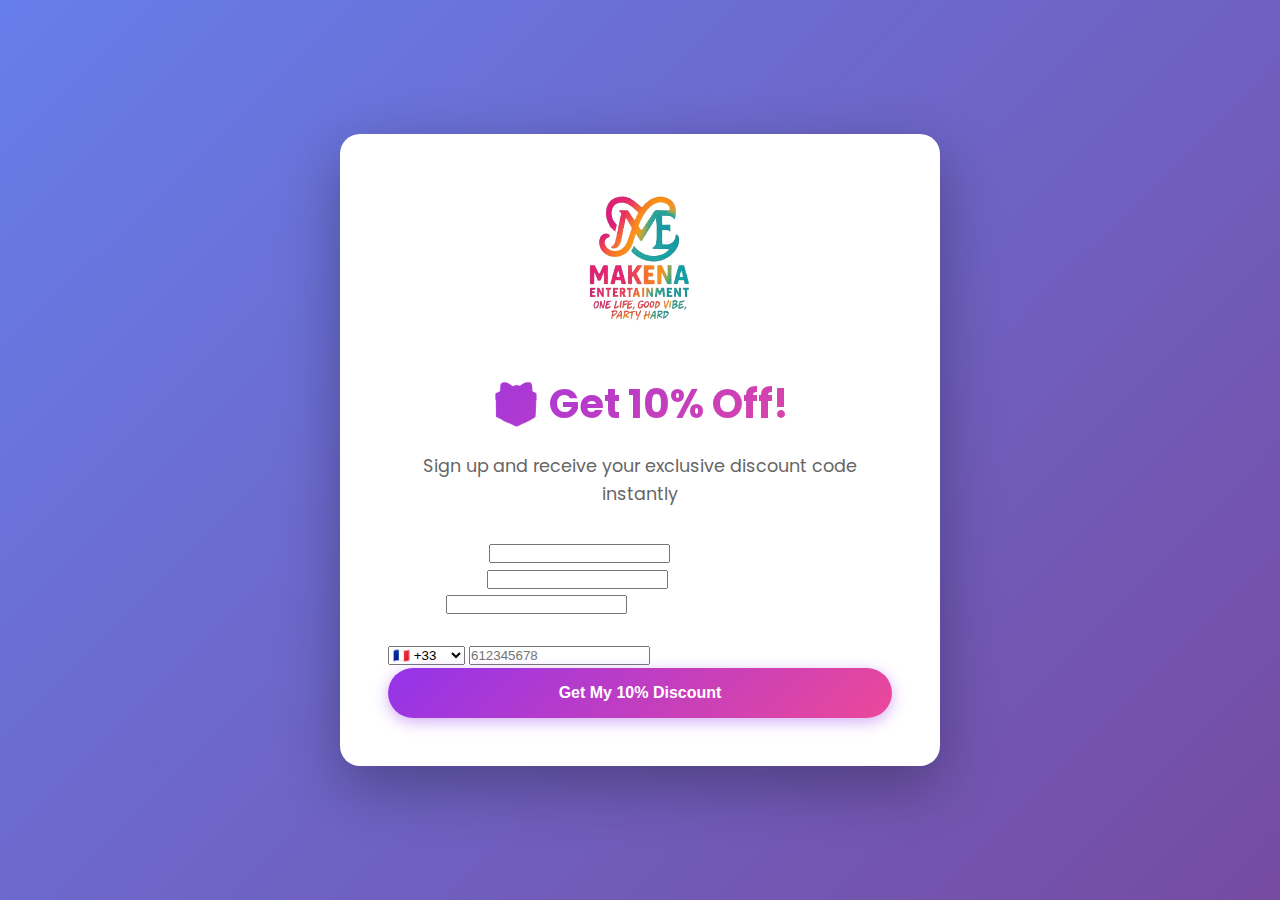
<file: get-discount.html>
<!DOCTYPE html>
<html lang="en">
<head>
    <meta charset="UTF-8">
    <meta name="viewport" content="width=device-width, initial-scale=1.0">
    <title>Get 10% Off - Makena Entertainment</title>
    <link rel="stylesheet" href="styles.css">
    <link rel="preconnect" href="https://fonts.googleapis.com">
    <link rel="preconnect" href="https://fonts.gstatic.com" crossorigin>
    <link href="https://fonts.googleapis.com/css2?family=Poppins:wght@300;400;600;700;900&display=swap" rel="stylesheet">
    <style>
        .discount-page {
            min-height: 100vh;
            display: flex;
            align-items: center;
            justify-content: center;
            background: linear-gradient(135deg, #667eea 0%, #764ba2 100%);
            padding: 2rem;
        }

        .discount-page-content {
            background: white;
            border-radius: 20px;
            padding: 3rem;
            max-width: 600px;
            width: 100%;
            box-shadow: 0 20px 60px rgba(0, 0, 0, 0.3);
        }

        .discount-page-header {
            text-align: center;
            margin-bottom: 2rem;
        }

        .discount-page-header h1 {
            font-size: 2.5rem;
            margin-bottom: 1rem;
            background: var(--gradient-primary);
            -webkit-background-clip: text;
            -webkit-text-fill-color: transparent;
            background-clip: text;
        }

        .discount-page-header p {
            font-size: 1.1rem;
            color: #666;
        }

        .logo-container {
            text-align: center;
            margin-bottom: 2rem;
        }

        .logo-container img {
            max-width: 150px;
            height: auto;
        }

        @media (max-width: 768px) {
            .discount-page-content {
                padding: 2rem;
            }

            .discount-page-header h1 {
                font-size: 2rem;
            }
        }
    </style>
</head>
<body>
    <section class="discount-page">
        <div class="discount-page-content">
            <div class="logo-container">
                <img src="images/logo-transparent.png" alt="Makena Logo">
            </div>

            <div class="discount-page-header">
                <h1>🎁 Get 10% Off!</h1>
                <p>Sign up and receive your exclusive discount code instantly</p>
            </div>

            <div id="discountFormContainer">
                <form id="discountForm" class="discount-form">
                    <div class="form-row">
                        <div class="form-group">
                            <label for="firstName">First Name *</label>
                            <input type="text" id="firstName" name="firstName" required>
                        </div>
                        <div class="form-group">
                            <label for="lastName">Last Name *</label>
                            <input type="text" id="lastName" name="lastName" required>
                        </div>
                    </div>
                    <div class="form-group">
                        <label for="email">Email *</label>
                        <input type="email" id="email" name="email" required pattern="[a-z0-9._%+-]+@[a-z0-9.-]+\.[a-z]{2,}$" title="Please enter a valid email address">
                    </div>
                    <div class="form-group">
                        <label for="phone">Phone Number *</label>
                        <div class="phone-input-group">
                            <select id="countryCode" name="countryCode" required class="country-code-select">
                                <option value="+33">🇫🇷 +33</option>
                                <option value="+351">🇵🇹 +351</option>
                                <option value="+1">🇺🇸 +1</option>
                                <option value="+44">🇬🇧 +44</option>
                                <option value="+49">🇩🇪 +49</option>
                                <option value="+34">🇪🇸 +34</option>
                                <option value="+39">🇮🇹 +39</option>
                                <option value="+32">🇧🇪 +32</option>
                                <option value="+41">🇨🇭 +41</option>
                                <option value="+31">🇳🇱 +31</option>
                                <option value="other">🌍 Other</option>
                            </select>
                            <input type="text" id="customCountryCode" name="customCountryCode" class="custom-country-code" style="display: none;" pattern="\+[0-9]{1,4}" placeholder="+XXX" title="Enter country code (e.g., +212)">
                            <input type="tel" id="phone" name="phone" required pattern="[0-9]{6,15}" title="Please enter 6-15 digits only" placeholder="612345678">
                        </div>
                    </div>
                    <button type="submit" class="btn btn-primary" style="width: 100%;">Get My 10% Discount</button>
                </form>
            </div>

            <div id="discountCodeContainer" style="display: none;">
                <div class="discount-success">
                    <h3>🎉 Your Discount Code</h3>
                    <p>Here's your exclusive 10% discount code:</p>
                    <div class="discount-code-display">
                        <span id="discountCodeText">MAKENA10</span>
                        <button id="copyCodeBtn" class="btn btn-secondary btn-small">Copy Code</button>
                    </div>
                    <p class="discount-instructions">Use this code at checkout on Eventbrite to get 10% off your tickets!</p>
                    <p class="discount-note">💡 Click "Copy Code" to copy and be redirected to browse events!</p>
                </div>
            </div>
        </div>
    </section>

    <script>
        // Google Apps Script Web App URL
        const GOOGLE_SCRIPT_URL = 'https://script.google.com/macros/s/AKfycbx_OtILjzBuiIfS9UXeMK03KIgNYgyjyy2LxJSx5xjJapjGZyNzqZiPKHvYqv0bF8FH/exec';

        // Country code dropdown handler
        const countryCodeSelect = document.getElementById('countryCode');
        const customCountryCodeInput = document.getElementById('customCountryCode');

        if (countryCodeSelect && customCountryCodeInput) {
            countryCodeSelect.addEventListener('change', function() {
                if (this.value === 'other') {
                    customCountryCodeInput.style.display = 'block';
                    customCountryCodeInput.required = true;
                } else {
                    customCountryCodeInput.style.display = 'none';
                    customCountryCodeInput.required = false;
                    customCountryCodeInput.value = '';
                }
            });
        }

        // Handle form submission
        const discountForm = document.getElementById('discountForm');
        if (discountForm) {
            discountForm.addEventListener('submit', async (e) => {
                e.preventDefault();
                await handleDiscountFormSubmit();
            });
        }

        async function handleDiscountFormSubmit() {
            const formData = new FormData(discountForm);

            // Validate email format
            const email = formData.get('email').toLowerCase().trim();
            const emailRegex = /^[a-z0-9._%+-]+@[a-z0-9.-]+\.[a-z]{2,}$/;
            if (!emailRegex.test(email)) {
                alert('Please enter a valid email address');
                return;
            }

            // Combine country code with phone number
            let countryCode = formData.get('countryCode');

            // Check if "Other" was selected and use custom country code
            if (countryCode === 'other') {
                const customCode = formData.get('customCountryCode');
                if (!customCode || !customCode.trim()) {
                    alert('Please enter your country code');
                    return;
                }
                // Validate custom country code format (+XXX)
                if (!/^\+[0-9]{1,4}$/.test(customCode.trim())) {
                    alert('Please enter a valid country code (e.g., +212, +91)');
                    return;
                }
                countryCode = customCode.trim();
            }

            const phoneNumber = formData.get('phone').replace(/\s+/g, ''); // Remove spaces
            const fullPhone = countryCode + phoneNumber;

            // Validate phone number (6-15 digits)
            if (!/^[0-9]{6,15}$/.test(phoneNumber)) {
                alert('Please enter a valid phone number (6-15 digits)');
                return;
            }

            const data = {
                firstName: formData.get('firstName').trim(),
                lastName: formData.get('lastName').trim(),
                email: email,
                phone: fullPhone,
                timestamp: new Date().toISOString()
            };

            // Check for duplicate submission (email-based)
            const emailHash = await hashEmail(email);
            const submittedHashes = JSON.parse(localStorage.getItem('makenaSubmittedHashes') || '[]');
            if (submittedHashes.includes(emailHash)) {
                alert('This email has already been used to claim a discount code. Each email can only be used once.');
                return;
            }

            // Show loading state
            const submitBtn = discountForm.querySelector('button[type="submit"]');
            const originalText = submitBtn.textContent;
            submitBtn.textContent = 'Processing...';
            submitBtn.disabled = true;

            try {
                await fetch(GOOGLE_SCRIPT_URL, {
                    method: 'POST',
                    mode: 'no-cors',
                    headers: {
                        'Content-Type': 'application/json',
                    },
                    body: JSON.stringify(data)
                });

                // Simulate API call
                await new Promise(resolve => setTimeout(resolve, 1000));

                // Hide form, show code
                document.getElementById('discountFormContainer').style.display = 'none';
                document.getElementById('discountCodeContainer').style.display = 'block';

                // Store in localStorage to prevent duplicate submissions
                localStorage.setItem('makenaDiscountClaimed', 'true');

                // Store the hashed email to prevent duplicate submissions
                const submittedHashes = JSON.parse(localStorage.getItem('makenaSubmittedHashes') || '[]');
                submittedHashes.push(emailHash);
                localStorage.setItem('makenaSubmittedHashes', JSON.stringify(submittedHashes));

            } catch (error) {
                console.error('Error submitting form');
                alert('There was an error processing your request. Please try again.');
                submitBtn.textContent = originalText;
                submitBtn.disabled = false;
            }
        }

        // Helper function to hash emails for privacy
        async function hashEmail(email) {
            const encoder = new TextEncoder();
            const data = encoder.encode(email);
            const hashBuffer = await crypto.subtle.digest('SHA-256', data);
            const hashArray = Array.from(new Uint8Array(hashBuffer));
            const hashHex = hashArray.map(b => b.toString(16).padStart(2, '0')).join('');
            return hashHex;
        }

        // Copy discount code and redirect to home page
        const copyCodeBtn = document.getElementById('copyCodeBtn');
        if (copyCodeBtn) {
            copyCodeBtn.addEventListener('click', () => {
                const codeText = document.getElementById('discountCodeText').textContent;
                navigator.clipboard.writeText(codeText).then(() => {
                    copyCodeBtn.textContent = 'Copied! Redirecting...';
                    setTimeout(() => {
                        window.location.href = 'index.html';
                    }, 1000);
                });
            });
        }

        // Check if user already claimed discount and show code directly
        function checkAndShowExistingDiscount() {
            if (localStorage.getItem('makenaDiscountClaimed')) {
                document.getElementById('discountFormContainer').style.display = 'none';
                document.getElementById('discountCodeContainer').style.display = 'block';
            }
        }

        // Run on page load
        checkAndShowExistingDiscount();
    </script>
</body>
</html>
</file>
<file: styles.css>
/* Root Variables - Purple & Gold Theme */
:root {
    --primary-color: #9333ea;
    --primary-dark: #7e22ce;
    --primary-light: #a855f7;
    --secondary-color: #f59e0b;
    --secondary-dark: #d97706;
    --secondary-light: #fbbf24;
    --accent-color: #ec4899;
    --dark-bg: #0a0a0a;
    --dark-bg-alt: #1a1a1a;
    --dark-bg-card: #222222;
    --text-primary: #ffffff;
    --text-secondary: #d1d5db;
    --text-muted: #9ca3af;
    --gradient-primary: linear-gradient(135deg, #9333ea 0%, #ec4899 100%);
    --gradient-secondary: linear-gradient(135deg, #f59e0b 0%, #dc2626 100%);
    --gradient-hero: linear-gradient(135deg, rgba(147, 51, 234, 0.9) 0%, rgba(236, 72, 153, 0.8) 100%);
}

/* Reset & Base Styles */
* {
    margin: 0;
    padding: 0;
    box-sizing: border-box;
}

html {
    scroll-behavior: smooth;
}

body {
    font-family: 'Poppins', sans-serif;
    background-color: var(--dark-bg);
    color: var(--text-primary);
    line-height: 1.6;
    overflow-x: hidden;
}

.container {
    max-width: 1200px;
    margin: 0 auto;
    padding: 0 20px;
}

/* Navigation */
.navbar {
    position: fixed;
    top: 0;
    width: 100%;
    background-color: rgba(10, 10, 10, 0.95);
    backdrop-filter: blur(10px);
    z-index: 1000;
    transition: all 0.3s ease;
    border-bottom: 1px solid rgba(147, 51, 234, 0.2);
}

.navbar.scrolled {
    background-color: rgba(10, 10, 10, 0.98);
    box-shadow: 0 4px 20px rgba(147, 51, 234, 0.3);
}

.nav-content {
    display: flex;
    justify-content: space-between;
    align-items: center;
    padding: 1rem 0;
}

.logo img {
    height: 70px;
    width: auto;
    object-fit: contain;
    transition: transform 0.3s ease;
}

.logo img:hover {
    transform: scale(1.05);
}

.logo h1 {
    font-size: 1.8rem;
    font-weight: 900;
    background: var(--gradient-primary);
    -webkit-background-clip: text;
    -webkit-text-fill-color: transparent;
    background-clip: text;
    letter-spacing: 2px;
}

.mobile-menu-toggle {
    display: none;
    flex-direction: column;
    background: none;
    border: none;
    cursor: pointer;
    padding: 0.5rem;
}

.mobile-menu-toggle span {
    width: 25px;
    height: 3px;
    background: var(--primary-color);
    margin: 3px 0;
    transition: all 0.3s ease;
    border-radius: 2px;
}

.nav-links {
    display: flex;
    list-style: none;
    gap: 2rem;
}

.nav-links a {
    color: var(--text-primary);
    text-decoration: none;
    font-weight: 500;
    transition: all 0.3s ease;
    position: relative;
    padding: 0.5rem 0;
}

.nav-links a::after {
    content: '';
    position: absolute;
    bottom: 0;
    left: 0;
    width: 0;
    height: 2px;
    background: var(--gradient-primary);
    transition: width 0.3s ease;
}

.nav-links a:hover {
    color: var(--primary-light);
}

.nav-links a:hover::after {
    width: 100%;
}

/* Hero Section */
.hero {
    position: relative;
    height: 100vh;
    display: flex;
    align-items: center;
    justify-content: center;
    overflow: hidden;
    background: linear-gradient(135deg, #0a0a0a 0%, #1a0a2e 50%, #16001e 100%);
}

.hero::before {
    content: '';
    position: absolute;
    top: 0;
    left: 0;
    right: 0;
    bottom: 0;
    background-image:
        radial-gradient(circle at 20% 50%, rgba(147, 51, 234, 0.15) 0%, transparent 50%),
        radial-gradient(circle at 80% 80%, rgba(236, 72, 153, 0.15) 0%, transparent 50%),
        radial-gradient(circle at 40% 20%, rgba(245, 158, 11, 0.1) 0%, transparent 50%);
    animation: pulse 15s ease-in-out infinite;
}

@keyframes pulse {
    0%, 100% { opacity: 1; }
    50% { opacity: 0.8; }
}

.hero-overlay {
    position: absolute;
    top: 0;
    left: 0;
    right: 0;
    bottom: 0;
    background: var(--gradient-hero);
    opacity: 0.3;
}

.hero-content {
    position: relative;
    z-index: 10;
    text-align: center;
    padding: 2rem;
}

.hero-title {
    font-size: clamp(3rem, 10vw, 7rem);
    font-weight: 900;
    margin-bottom: 1rem;
    letter-spacing: 5px;
}

.hero-title .word {
    display: inline-block;
    background: linear-gradient(135deg, #1a9fa6 0%, #ffaaaa 100%);
    -webkit-background-clip: text;
    -webkit-text-fill-color: transparent;
    background-clip: text;
    animation: fadeInUp 1s ease-out;
}

@keyframes fadeInUp {
    from {
        opacity: 0;
        transform: translateY(30px);
    }
    to {
        opacity: 1;
        transform: translateY(0);
    }
}

.hero-subtitle {
    font-size: clamp(1.2rem, 3vw, 1.8rem);
    font-weight: 300;
    margin-bottom: 2rem;
    color: var(--text-secondary);
    animation: fadeInUp 1s ease-out 0.3s both;
}

.hero-buttons {
    display: flex;
    gap: 1.5rem;
    justify-content: center;
    flex-wrap: wrap;
    animation: fadeInUp 1s ease-out 0.6s both;
}

/* Buttons */
.btn {
    display: inline-block;
    padding: 1rem 2.5rem;
    border-radius: 50px;
    text-decoration: none;
    font-weight: 600;
    transition: all 0.3s ease;
    cursor: pointer;
    border: none;
    font-size: 1rem;
}

.btn-primary {
    background: var(--gradient-primary);
    color: white;
    box-shadow: 0 4px 15px rgba(147, 51, 234, 0.4);
}

.btn-primary:hover {
    transform: translateY(-3px);
    box-shadow: 0 6px 25px rgba(147, 51, 234, 0.6);
}

.btn-secondary {
    background: transparent;
    color: white;
    border: 2px solid var(--primary-color);
}

.btn-secondary:hover {
    background: var(--primary-color);
    transform: translateY(-3px);
    box-shadow: 0 6px 25px rgba(147, 51, 234, 0.4);
}

.btn-small {
    padding: 0.6rem 1.5rem;
    font-size: 0.9rem;
}

/* Social Links */
.social-links-hero {
    display: flex;
    gap: 1.5rem;
    justify-content: center;
    margin-top: 3rem;
    animation: fadeInUp 1s ease-out 0.9s both;
}

.social-icon {
    display: flex;
    align-items: center;
    justify-content: center;
    width: 50px;
    height: 50px;
    border-radius: 50%;
    background: rgba(255, 255, 255, 0.1);
    backdrop-filter: blur(10px);
    color: white;
    text-decoration: none;
    transition: all 0.3s ease;
    border: 1px solid rgba(147, 51, 234, 0.3);
}

.social-icon:hover {
    background: var(--gradient-primary);
    transform: translateY(-5px) scale(1.1);
    box-shadow: 0 10px 25px rgba(147, 51, 234, 0.5);
}

/* Scroll Indicator */
.scroll-indicator {
    position: absolute;
    bottom: 30px;
    left: 50%;
    transform: translateX(-50%);
    animation: bounce 2s infinite;
}

.scroll-indicator span {
    display: block;
    width: 30px;
    height: 50px;
    border: 2px solid var(--primary-color);
    border-radius: 25px;
    position: relative;
}

.scroll-indicator span::before {
    content: '';
    position: absolute;
    top: 10px;
    left: 50%;
    transform: translateX(-50%);
    width: 6px;
    height: 6px;
    background: var(--primary-color);
    border-radius: 50%;
    animation: scroll 2s infinite;
}

@keyframes bounce {
    0%, 20%, 50%, 80%, 100% { transform: translateX(-50%) translateY(0); }
    40% { transform: translateX(-50%) translateY(-10px); }
    60% { transform: translateX(-50%) translateY(-5px); }
}

@keyframes scroll {
    0% { opacity: 1; top: 10px; }
    100% { opacity: 0; top: 30px; }
}

/* Page Header (for subpages) */
.page-header {
    position: relative;
    padding: 8rem 0 5rem 0;
    background: linear-gradient(135deg, #0a0a0a 0%, #1a0a2e 50%, #16001e 100%);
    overflow: hidden;
    margin-top: 90px;
}

.page-header::before {
    content: '';
    position: absolute;
    top: 0;
    left: 0;
    right: 0;
    bottom: 0;
    background-image:
        radial-gradient(circle at 20% 50%, rgba(147, 51, 234, 0.15) 0%, transparent 50%),
        radial-gradient(circle at 80% 80%, rgba(236, 72, 153, 0.15) 0%, transparent 50%);
    animation: pulse 15s ease-in-out infinite;
}

.page-header .container {
    position: relative;
    z-index: 10;
}

.page-title {
    font-size: clamp(2.5rem, 6vw, 4rem);
    font-weight: 900;
    margin-bottom: 1rem;
    text-align: center;
    background: var(--gradient-primary);
    -webkit-background-clip: text;
    -webkit-text-fill-color: transparent;
    background-clip: text;
}

.page-subtitle {
    font-size: clamp(1rem, 2.5vw, 1.3rem);
    color: var(--text-secondary);
    text-align: center;
    margin-bottom: 2rem;
    max-width: 700px;
    margin-left: auto;
    margin-right: auto;
}

.page-header .btn {
    display: inline-block;
    margin: 0 auto;
}

.page-header .container {
    text-align: center;
}

/* Section Styles */
section {
    padding: 5rem 0;
    position: relative;
}

.section-header {
    text-align: center;
    margin-bottom: 3rem;
}

.section-title {
    font-size: clamp(2rem, 5vw, 3rem);
    font-weight: 700;
    margin-bottom: 1rem;
    background: var(--gradient-primary);
    -webkit-background-clip: text;
    -webkit-text-fill-color: transparent;
    background-clip: text;
}

.title-underline {
    width: 100px;
    height: 4px;
    background: var(--gradient-primary);
    margin: 0 auto;
    border-radius: 2px;
}

.section-description {
    font-size: 1.1rem;
    color: var(--text-secondary);
    margin-top: 1rem;
    max-width: 600px;
    margin-left: auto;
    margin-right: auto;
}

/* About Section */
.about {
    background: var(--dark-bg-alt);
}

.about-content {
    max-width: 800px;
    margin: 0 auto;
}

.about-text {
    font-size: 1.1rem;
    color: var(--text-secondary);
    margin-bottom: 1.5rem;
    line-height: 1.8;
}

.about-text strong {
    color: var(--primary-light);
    font-weight: 700;
}

/* Events Section */
.events {
    background: var(--dark-bg);
}

.events-grid {
    display: grid;
    grid-template-columns: repeat(auto-fit, minmax(320px, 1fr));
    gap: 2rem;
    margin-bottom: 3rem;
}

.event-card {
    background: var(--dark-bg-card);
    border-radius: 20px;
    overflow: hidden;
    transition: all 0.3s ease;
    border: 1px solid rgba(147, 51, 234, 0.2);
}

.event-card:hover {
    transform: translateY(-10px);
    box-shadow: 0 15px 40px rgba(147, 51, 234, 0.3);
    border-color: var(--primary-color);
}

.event-image {
    position: relative;
    height: 250px;
    overflow: hidden;
}

.event-image img {
    width: 100%;
    height: 100%;
    object-fit: contain;
    object-position: center;
    background-color: var(--dark-bg-card);
    transition: transform 0.5s ease;
}

.event-card:hover .event-image img {
    transform: scale(1.1);
}

.event-badge {
    position: absolute;
    top: 15px;
    right: 15px;
    background: var(--gradient-secondary);
    color: white;
    padding: 0.5rem 1rem;
    border-radius: 20px;
    font-size: 0.85rem;
    font-weight: 600;
}

.event-content {
    padding: 1.5rem;
}

.event-title {
    font-size: 1.5rem;
    font-weight: 700;
    margin-bottom: 1rem;
    color: var(--text-primary);
}

.event-date,
.event-location {
    font-size: 0.95rem;
    color: var(--text-muted);
    margin-bottom: 0.5rem;
}

.event-description {
    font-size: 0.95rem;
    color: var(--text-secondary);
    margin: 1rem 0;
    line-height: 1.6;
}

.events-cta {
    text-align: center;
}

/* Announcements Section */
.announcements {
    background: var(--dark-bg-alt);
}

.announcements-grid {
    display: grid;
    grid-template-columns: repeat(auto-fit, minmax(300px, 1fr));
    gap: 2rem;
}

.announcement-card {
    background: var(--dark-bg-card);
    padding: 2rem;
    border-radius: 20px;
    text-align: center;
    transition: all 0.3s ease;
    border: 1px solid rgba(147, 51, 234, 0.2);
}

.announcement-card:hover {
    transform: translateY(-10px);
    border-color: var(--primary-color);
    box-shadow: 0 15px 40px rgba(147, 51, 234, 0.3);
}

.announcement-icon {
    font-size: 3rem;
    margin-bottom: 1rem;
}

.announcement-title {
    font-size: 1.5rem;
    font-weight: 700;
    margin-bottom: 0.5rem;
    color: var(--primary-light);
}

.announcement-date {
    font-size: 0.9rem;
    color: var(--text-muted);
    margin-bottom: 1rem;
}

.announcement-text {
    font-size: 1rem;
    color: var(--text-secondary);
    line-height: 1.7;
}

/* Links Section */
.links {
    background: var(--dark-bg);
}

.links-grid {
    display: grid;
    grid-template-columns: repeat(auto-fit, minmax(250px, 1fr));
    gap: 1.5rem;
}

.link-card {
    background: var(--dark-bg-card);
    padding: 2rem;
    border-radius: 20px;
    text-align: center;
    text-decoration: none;
    color: var(--text-primary);
    transition: all 0.3s ease;
    border: 1px solid rgba(147, 51, 234, 0.2);
    display: flex;
    flex-direction: column;
    align-items: center;
    gap: 1rem;
}

.link-card:hover {
    transform: translateY(-10px);
    border-color: var(--primary-color);
    box-shadow: 0 15px 40px rgba(147, 51, 234, 0.3);
}

.link-card.eventbrite:hover {
    border-color: var(--secondary-color);
    box-shadow: 0 15px 40px rgba(245, 158, 11, 0.3);
}

.link-card.whatsapp:hover {
    border-color: #25d366;
    box-shadow: 0 15px 40px rgba(37, 211, 102, 0.3);
}

.link-icon {
    width: 60px;
    height: 60px;
    display: flex;
    align-items: center;
    justify-content: center;
    background: var(--gradient-primary);
    border-radius: 50%;
    color: white;
    transition: all 0.3s ease;
}

.link-card.eventbrite .link-icon {
    background: var(--gradient-secondary);
}

.link-card.whatsapp .link-icon {
    background: linear-gradient(135deg, #25d366 0%, #128c7e 100%);
}

.link-card:hover .link-icon {
    transform: scale(1.1) rotate(5deg);
}

.link-card h3 {
    font-size: 1.3rem;
    font-weight: 700;
    margin: 0;
}

.link-card p {
    font-size: 0.95rem;
    color: var(--text-muted);
    margin: 0;
}

/* Instagram Gallery Section */
.instagram-gallery {
    background: var(--dark-bg-alt);
}

.gallery-subtitle {
    font-size: 1.1rem;
    color: var(--text-muted);
    margin-top: 0.5rem;
}

.gallery-carousel {
    position: relative;
    margin: 3rem 0;
}

.carousel-container {
    overflow: hidden;
    border-radius: 15px;
}

.carousel-track {
    display: flex;
    transition: transform 0.5s ease-in-out;
}

.carousel-slide {
    min-width: 100%;
    position: relative;
}

.carousel-slide a {
    display: block;
    position: relative;
}

.carousel-slide img {
    width: 100%;
    height: 500px;
    object-fit: cover;
    display: block;
}

.slide-overlay {
    position: absolute;
    top: 0;
    left: 0;
    right: 0;
    bottom: 0;
    background: rgba(0, 0, 0, 0.4);
    display: flex;
    align-items: center;
    justify-content: center;
    opacity: 0;
    transition: opacity 0.3s ease;
}

.carousel-slide:hover .slide-overlay {
    opacity: 1;
}

.carousel-btn {
    position: absolute;
    top: 50%;
    transform: translateY(-50%);
    background: rgba(147, 51, 234, 0.8);
    border: none;
    color: white;
    width: 50px;
    height: 50px;
    border-radius: 50%;
    cursor: pointer;
    display: flex;
    align-items: center;
    justify-content: center;
    z-index: 10;
    transition: all 0.3s ease;
}

.carousel-btn:hover {
    background: var(--primary-color);
    transform: translateY(-50%) scale(1.1);
}

.prev-btn {
    left: 20px;
}

.next-btn {
    right: 20px;
}

.carousel-dots {
    display: flex;
    justify-content: center;
    gap: 10px;
    margin-top: 2rem;
}

.carousel-dot {
    width: 12px;
    height: 12px;
    border-radius: 50%;
    background: var(--dark-bg-card);
    border: 2px solid var(--primary-color);
    cursor: pointer;
    transition: all 0.3s ease;
}

.carousel-dot.active {
    background: var(--primary-color);
    transform: scale(1.2);
}

.gallery-cta {
    text-align: center;
    margin-top: 3rem;
}

@media (max-width: 768px) {
    .carousel-slide img {
        height: 350px;
    }

    .carousel-btn {
        width: 40px;
        height: 40px;
    }

    .prev-btn {
        left: 10px;
    }

    .next-btn {
        right: 10px;
    }
}

@media (max-width: 480px) {
    .carousel-slide img {
        height: 250px;
    }

    .carousel-btn {
        width: 35px;
        height: 35px;
    }
}

/* Instagram Feed Section */
.instagram-feed {
    background: var(--dark-bg);
}

.instagram-subtitle {
    font-size: 1.1rem;
    color: var(--text-muted);
    margin-top: 0.5rem;
}

.instagram-posts-grid {
    display: grid;
    grid-template-columns: repeat(auto-fit, minmax(320px, 1fr));
    gap: 2rem;
    margin: 3rem 0;
    justify-items: center;
}

.instagram-embed-wrapper {
    width: 100%;
    max-width: 540px;
}

.instagram-cta {
    text-align: center;
    margin-top: 2rem;
}

@media (max-width: 768px) {
    .instagram-posts-grid {
        grid-template-columns: 1fr;
        gap: 1.5rem;
    }
}

/* Team Section */
.team {
    background: var(--dark-bg-alt);
}

.team-subtitle {
    font-size: 1.1rem;
    color: var(--text-muted);
    margin-top: 0.5rem;
}

.team-grid {
    display: grid;
    grid-template-columns: repeat(auto-fit, minmax(280px, 1fr));
    gap: 2rem;
    margin-top: 3rem;
}

.team-card {
    background: var(--dark-bg-card);
    border-radius: 20px;
    overflow: hidden;
    transition: all 0.3s ease;
    border: 1px solid rgba(147, 51, 234, 0.2);
    text-align: center;
}

.team-card:hover {
    transform: translateY(-10px);
    box-shadow: 0 15px 40px rgba(147, 51, 234, 0.3);
    border-color: var(--primary-color);
}

.team-image {
    position: relative;
    width: 100%;
    height: 300px;
    overflow: hidden;
}

.team-image img {
    width: 100%;
    height: 100%;
    object-fit: cover;
    transition: transform 0.5s ease;
}

.team-card:hover .team-image img {
    transform: scale(1.1);
}

.team-overlay {
    position: absolute;
    top: 0;
    left: 0;
    right: 0;
    bottom: 0;
    background: rgba(147, 51, 234, 0.9);
    display: flex;
    align-items: center;
    justify-content: center;
    opacity: 0;
    transition: opacity 0.3s ease;
}

.team-card:hover .team-overlay {
    opacity: 1;
}

.team-instagram {
    width: 60px;
    height: 60px;
    background: rgba(255, 255, 255, 0.2);
    border-radius: 50%;
    display: flex;
    align-items: center;
    justify-content: center;
    transition: all 0.3s ease;
    border: 2px solid white;
}

.team-instagram:hover {
    background: rgba(255, 255, 255, 0.3);
    transform: scale(1.1);
}

.team-info {
    padding: 1.5rem;
}

.team-name {
    font-size: 1.5rem;
    font-weight: 700;
    color: var(--text-primary);
    margin-bottom: 0.5rem;
}

.team-role {
    font-size: 1rem;
    color: var(--text-muted);
    margin-bottom: 1rem;
}

.team-handle {
    display: inline-flex;
    align-items: center;
    gap: 0.5rem;
    color: var(--primary-light);
    text-decoration: none;
    font-weight: 600;
    transition: all 0.3s ease;
    padding: 0.5rem 1rem;
    border-radius: 20px;
    background: rgba(147, 51, 234, 0.1);
}

.team-handle:hover {
    background: var(--gradient-primary);
    color: white;
    transform: translateY(-2px);
}

@media (max-width: 768px) {
    .team-grid {
        grid-template-columns: repeat(auto-fit, minmax(250px, 1fr));
    }

    .team-image {
        height: 250px;
    }
}

@media (max-width: 480px) {
    .team-grid {
        grid-template-columns: 1fr;
    }

    .team-image {
        height: 300px;
    }
}

/* Popup Modal */
.popup-modal {
    display: none;
    position: fixed;
    top: 0;
    left: 0;
    width: 100%;
    height: 100%;
    background: rgba(0, 0, 0, 0.8);
    backdrop-filter: blur(5px);
    z-index: 10000;
    justify-content: center;
    align-items: center;
    animation: fadeIn 0.3s ease;
}

.popup-modal.active {
    display: flex;
}

@keyframes fadeIn {
    from {
        opacity: 0;
    }
    to {
        opacity: 1;
    }
}

.popup-content {
    background: var(--dark-bg-card);
    border: 2px solid var(--primary-color);
    border-radius: 20px;
    max-width: 600px;
    width: 90%;
    max-height: 90vh;
    overflow-y: auto;
    position: relative;
    animation: slideUp 0.4s ease;
}

@keyframes slideUp {
    from {
        transform: translateY(50px);
        opacity: 0;
    }
    to {
        transform: translateY(0);
        opacity: 1;
    }
}

.popup-close {
    position: absolute;
    top: 15px;
    right: 15px;
    background: rgba(255, 255, 255, 0.1);
    border: none;
    color: white;
    font-size: 2rem;
    width: 40px;
    height: 40px;
    border-radius: 50%;
    cursor: pointer;
    transition: all 0.3s ease;
    display: flex;
    align-items: center;
    justify-content: center;
    line-height: 1;
}

.popup-close:hover {
    background: var(--primary-color);
    transform: rotate(90deg);
}

.popup-header {
    background: var(--gradient-primary);
    padding: 2rem;
    text-align: center;
    border-radius: 20px 20px 0 0;
}

.popup-header h2 {
    font-size: 2rem;
    margin: 0;
}

.popup-body {
    padding: 2rem;
}

.popup-body > p {
    text-align: center;
    font-size: 1.1rem;
    margin-bottom: 2rem;
    color: var(--text-secondary);
}

.popup-offers {
    display: grid;
    grid-template-columns: repeat(auto-fit, minmax(200px, 1fr));
    gap: 1.5rem;
}

.popup-offer {
    background: var(--dark-bg-alt);
    padding: 1.5rem;
    border-radius: 15px;
    text-align: center;
    border: 1px solid rgba(147, 51, 234, 0.3);
    transition: all 0.3s ease;
}

.popup-offer:hover {
    border-color: var(--primary-color);
    transform: translateY(-5px);
    box-shadow: 0 10px 30px rgba(147, 51, 234, 0.3);
}

.popup-offer h3 {
    font-size: 1.3rem;
    margin-bottom: 0.5rem;
    color: var(--primary-light);
}

.popup-offer p {
    color: var(--text-muted);
    margin-bottom: 1rem;
    font-size: 0.9rem;
}

.popup-offer .btn {
    width: 100%;
}

@media (max-width: 768px) {
    .popup-header h2 {
        font-size: 1.5rem;
    }

    .popup-offers {
        grid-template-columns: 1fr;
    }
}

/* Footer */
.footer {
    background: var(--dark-bg-alt);
    padding: 3rem 0 1.5rem;
    border-top: 1px solid rgba(147, 51, 234, 0.2);
}

.footer-content {
    display: grid;
    grid-template-columns: repeat(auto-fit, minmax(250px, 1fr));
    gap: 2rem;
    margin-bottom: 2rem;
}

.footer-logo img {
    height: 120px;
    width: auto;
    object-fit: contain;
    margin-bottom: 1rem;
}

.footer-logo h2 {
    font-size: 2rem;
    font-weight: 900;
    background: var(--gradient-primary);
    -webkit-background-clip: text;
    -webkit-text-fill-color: transparent;
    background-clip: text;
    margin-bottom: 0.5rem;
}

.footer-logo p {
    color: var(--text-muted);
}

.footer-links h3,
.footer-social h3 {
    font-size: 1.2rem;
    margin-bottom: 1rem;
    color: var(--primary-light);
}

.footer-links ul {
    list-style: none;
}

.footer-links li {
    margin-bottom: 0.5rem;
}

.footer-links a {
    color: var(--text-secondary);
    text-decoration: none;
    transition: color 0.3s ease;
}

.footer-links a:hover {
    color: var(--primary-light);
}

.social-icons {
    display: flex;
    gap: 1rem;
}

.footer-bottom {
    text-align: center;
    padding-top: 2rem;
    border-top: 1px solid rgba(147, 51, 234, 0.1);
    color: var(--text-muted);
    font-size: 0.9rem;
}

/* Responsive Design */
@media (max-width: 768px) {
    .mobile-menu-toggle {
        display: flex;
    }

    .nav-links {
        position: fixed;
        top: 70px;
        left: -100%;
        width: 100%;
        height: calc(100vh - 70px);
        background: rgba(10, 10, 10, 0.98);
        backdrop-filter: blur(10px);
        flex-direction: column;
        align-items: center;
        justify-content: flex-start;
        padding: 2rem;
        gap: 1.5rem;
        transition: left 0.3s ease;
    }

    .nav-links.active {
        left: 0;
    }

    .hero-buttons {
        flex-direction: column;
        align-items: center;
    }

    .btn {
        width: 100%;
        max-width: 300px;
        text-align: center;
    }

    .page-header {
        padding: 6rem 0 4rem 0;
    }

    .events-grid,
    .announcements-grid,
    .links-grid {
        grid-template-columns: 1fr;
    }

    .footer-content {
        grid-template-columns: 1fr;
        text-align: center;
    }

    .social-icons {
        justify-content: center;
    }
}

@media (max-width: 480px) {
    .hero-title {
        font-size: 2.5rem;
    }

    .hero-subtitle {
        font-size: 1rem;
    }

    section {
        padding: 3rem 0;
    }

    .page-header {
        padding: 5rem 0 3rem 0;
        margin-top: 70px;
    }

    .section-title {
        font-size: 2rem;
    }

    .event-card,
    .announcement-card,
    .link-card {
        border-radius: 15px;
    }
}

/* Loading Animation */
@keyframes shimmer {
    0% {
        background-position: -1000px 0;
    }
    100% {
        background-position: 1000px 0;
    }
}

.loading {
    animation: shimmer 2s infinite;
    background: linear-gradient(to right, var(--dark-bg-card) 4%, var(--dark-bg-alt) 25%, var(--dark-bg-card) 36%);
    background-size: 1000px 100%;
}
</file>
